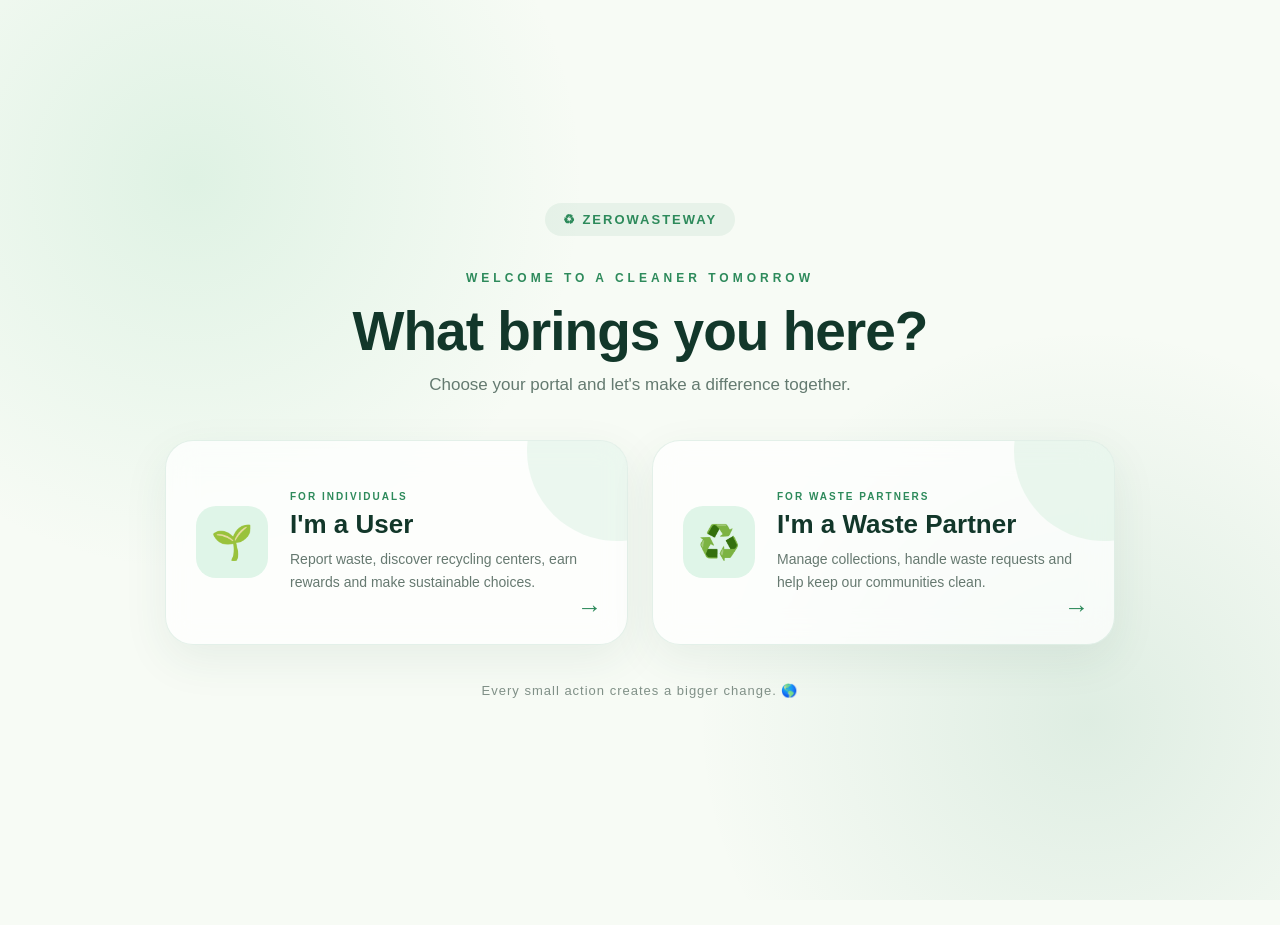
<file: frontend/index.html>
<!DOCTYPE html>
<html lang="en">
<head>
    <meta charset="UTF-8">
    <meta name="viewport" content="width=device-width, initial-scale=1.0">

    <title>ZEROWASTEWAY — Don't Trash It, Transform It</title>

    <link rel="stylesheet" href="css/start.css">
</head>

<body>

    <!-- Floating background elements -->
    <div class="eco-background">
        <span>🍃</span>
        <span>🌿</span>
        <span>♻</span>
        <span>🍃</span>
        <span>🌱</span>
        <span>♻</span>
        <span>🌿</span>
    </div>


    <!-- ================= INTRO ================= -->

    <section id="intro" class="intro-screen">

        <div class="intro-content">

            <div class="logo-icon">
                ♻
            </div>

            <h1 class="brand">
                <span>ZERO</span><span>WASTE</span><span>WAY</span>
            </h1>

            <p class="tagline">
                Don't Trash It. <span>Transform It.</span>
            </p>

            <div class="loading-line">
                <div></div>
            </div>

        </div>

    </section>


    <!-- ================= PORTAL ================= -->

    <main id="portal" class="portal-screen">

        <div class="portal-content">

            <div class="mini-logo">
                ♻ ZEROWASTEWAY
            </div>

            <p class="eyebrow">
                WELCOME TO A CLEANER TOMORROW
            </p>

            <h2>
                What brings you here?
            </h2>

            <p class="portal-description">
                Choose your portal and let's make a difference together.
            </p>


            <div class="portal-cards">

                <!-- USER -->

                <a href="pages/login.html" class="portal-card user-card">

                    <div class="card-icon">
                        🌱
                    </div>

                    <div class="card-text">
                        <span class="card-label">
                            FOR INDIVIDUALS
                        </span>

                        <h3>
                            I'm a User
                        </h3>

                        <p>
                            Report waste, discover recycling centers,
                            earn rewards and make sustainable choices.
                        </p>
                    </div>

                    <div class="arrow">
                        →
                    </div>

                </a>


                <!-- WASTE PARTNER -->

                <a href="pages/partner-login.html"
                   class="portal-card partner-card">

                    <div class="card-icon">
                        ♻️
                    </div>

                    <div class="card-text">
                        <span class="card-label">
                            FOR WASTE PARTNERS
                        </span>

                        <h3>
                            I'm a Waste Partner
                        </h3>

                        <p>
                            Manage collections, handle waste requests
                            and help keep our communities clean.
                        </p>
                    </div>

                    <div class="arrow">
                        →
                    </div>

                </a>

            </div>


            <p class="bottom-text">
                Every small action creates a bigger change.
                <span>🌎</span>
            </p>

        </div>

    </main>


    <script src="js/start.js"></script>

</body>
</html>
</file>
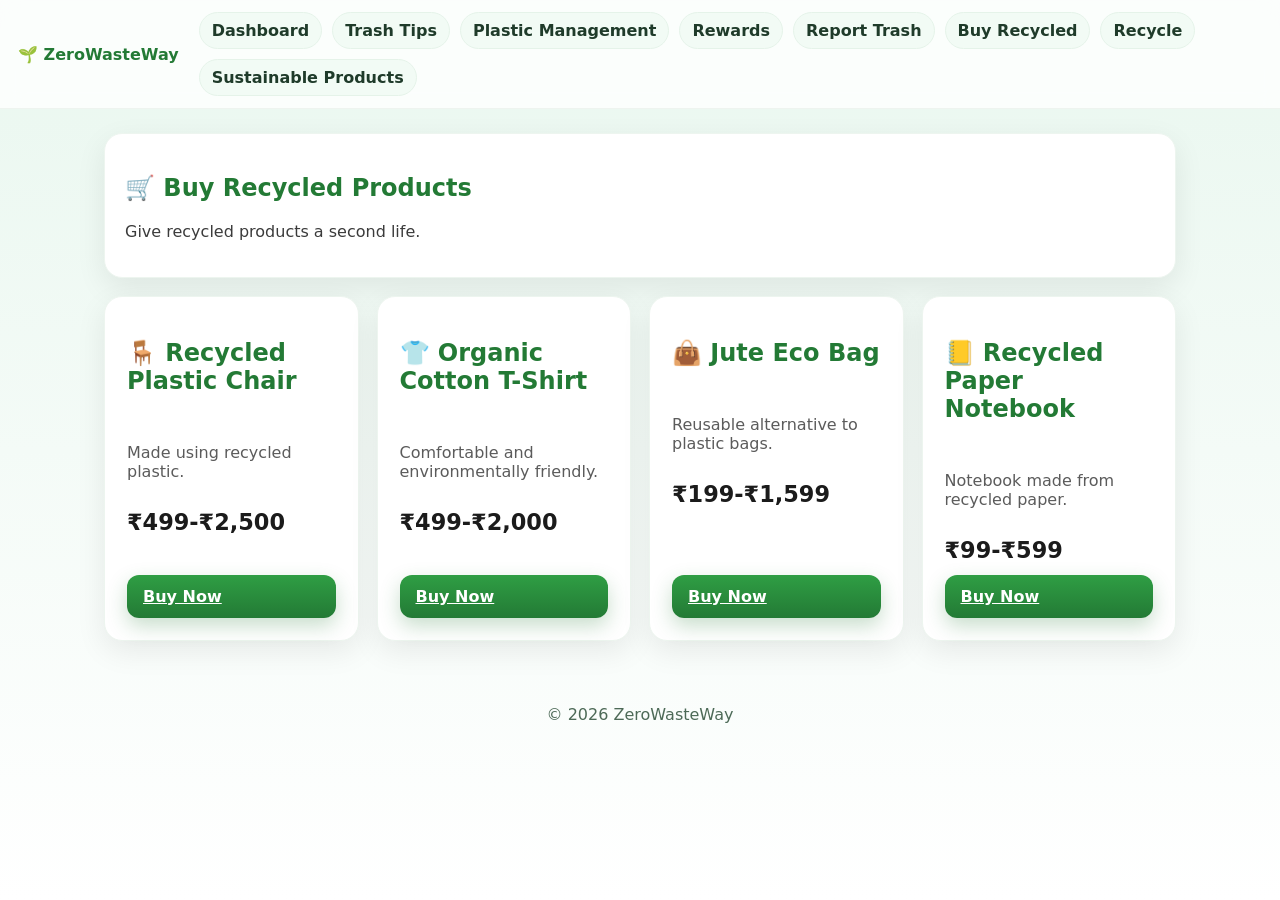
<file: frontend/pages/buy-recycled.html>
<!DOCTYPE html>
<html lang="en">
<head>
  <meta charset="utf-8">
  <meta name="viewport" content="width=device-width, initial-scale=1">

  <title>Buy Recycled — ZeroWasteWay</title>

  <link rel="stylesheet" href="../css/global.css">
  <link rel="stylesheet" href="../css/buy-recycled.css">
</head>

<body>

  <header>
    <div class="brand">🌱 ZeroWasteWay</div>

    <nav>
      <a href="dashboard.html">Dashboard</a>
      <a href="trash-tips.html">Trash Tips</a>
      <a href="plastic-management.html">Plastic Management</a>
      <a href="rewards.html">Rewards</a>
      <a href="report-trash.html">Report Trash</a>
      <a href="buy-recycled.html">Buy Recycled</a>
      <a href="recycle-centers.html">Recycle</a>
      <a href="sustainable-products.html">Sustainable Products</a>
    </nav>
  </header>

  <main class="wrap">

    <section class="card">

      <h1>🛒 Buy Recycled Products</h1>

      <p>
        Give recycled products a second life.
      </p>

    </section>

    <section class="products-grid">

      <div class="product-card">
        <h2>🪑 Recycled Plastic Chair</h2>
        <p>Made using recycled plastic.</p>
        <strong>₹499-₹2,500</strong>
        <a href="https://www.amazon.in/s?k=recycled+plastic+chair"
   target="_blank"
   rel="noopener noreferrer"
   class="btn">Buy Now</a>
      </div>

      <div class="product-card">
        <h2>👕 Organic Cotton T-Shirt</h2>
        <p>Comfortable and environmentally friendly.</p>
        <strong>₹499-₹2,000</strong>
        <a href="https://www.amazon.in/s?k=organic+cotton+t-shirt"
   target="_blank"
   rel="noopener noreferrer"
   class="btn">Buy Now</a>
      </div>

      <div class="product-card">
        <h2>👜 Jute Eco Bag</h2>
        <p>Reusable alternative to plastic bags.</p>
        <strong>₹199-₹1,599</strong>
        <a href="https://www.amazon.in/s?k=jute+eco+bag"
   target="_blank"
   rel="noopener noreferrer"
   class="btn">Buy Now</a>
      </div>

      <div class="product-card">
        <h2>📒 Recycled Paper Notebook</h2>
        <p>Notebook made from recycled paper.</p>
        <strong>₹99-₹599</strong>
       <a href="https://www.amazon.in/s?k=recycled+paper+notebook"
   target="_blank"
   rel="noopener noreferrer"
   class="btn">Buy Now</a>
      </div>

    </section>

  </main>

  <footer>
    © 2026 ZeroWasteWay
  </footer>

  <script src="../js/buy-recycled.js"></script>

</body>
</html>
</file>
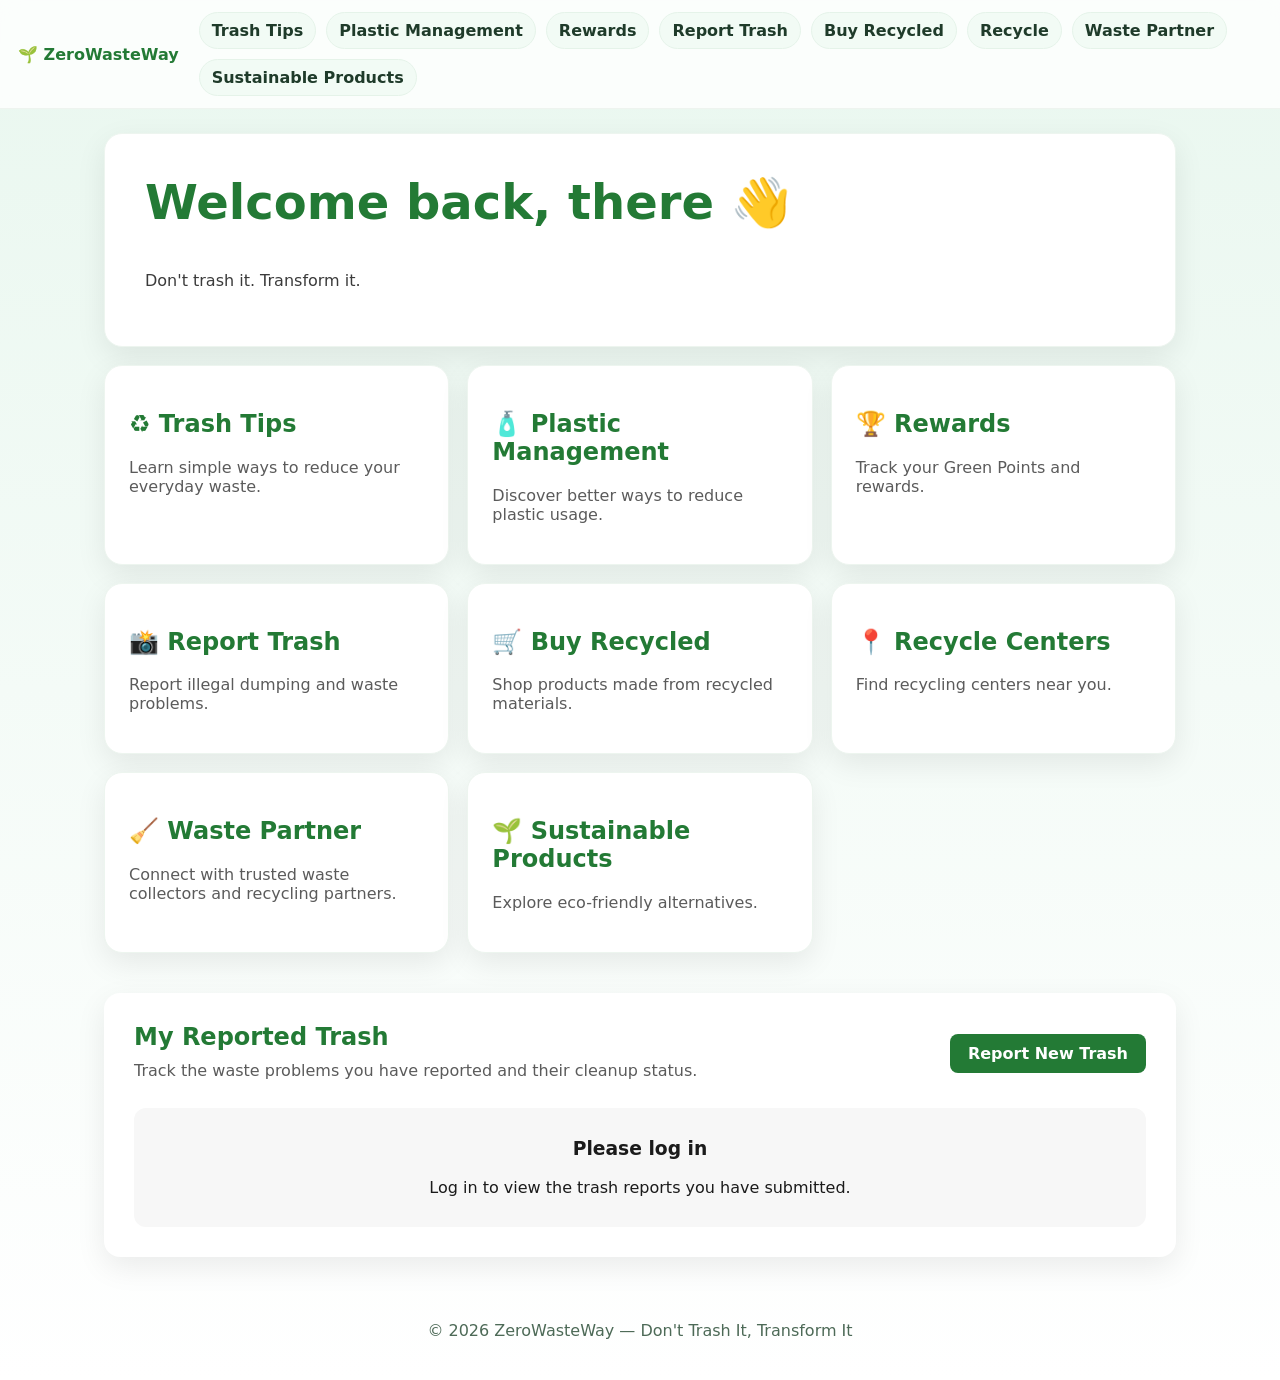
<file: frontend/pages/dashboard.html>
<!DOCTYPE html>
<html lang="en">
<head>
  <meta charset="utf-8">
  <meta name="viewport" content="width=device-width, initial-scale=1">

  <title>Dashboard — ZeroWasteWay</title>

  <link rel="stylesheet" href="../css/global.css">
  <link rel="stylesheet" href="../css/dashboard.css">
</head>

<body>

  <header>

    <div class="brand">
      🌱 ZeroWasteWay
    </div>

    <nav>

      <a href="trash-tips.html">
        Trash Tips
      </a>

      <a href="plastic-management.html">
        Plastic Management
      </a>

      <a href="rewards.html">
        Rewards
      </a>

      <a href="report-trash.html">
        Report Trash
      </a>

      <a href="buy-recycled.html">
        Buy Recycled
      </a>

      <a href="recycle-centers.html">
        Recycle
      </a>

      <a href="waste-partner.html">
        Waste Partner
      </a>

      <a href="sustainable-products.html">
        Sustainable Products
      </a>

    </nav>

  </header>


  <main class="wrap">

    <!-- DASHBOARD HERO -->

    <section class="card dashboard-hero">

      <h1>
        Welcome back,
        <span id="userName">there</span>
        👋
      </h1>

      <p>
        Don't trash it. Transform it.
      </p>

    </section>


    <!-- DASHBOARD CARDS -->

    <section class="dashboard-grid">

      <a href="trash-tips.html" class="dashboard-card">

        <h2>
          ♻ Trash Tips
        </h2>

        <p>
          Learn simple ways to reduce your everyday waste.
        </p>

      </a>


      <a href="plastic-management.html" class="dashboard-card">

        <h2>
          🧴 Plastic Management
        </h2>

        <p>
          Discover better ways to reduce plastic usage.
        </p>

      </a>


      <a href="rewards.html" class="dashboard-card">

        <h2>
          🏆 Rewards
        </h2>

        <p>
          Track your Green Points and rewards.
        </p>

      </a>


      <a href="report-trash.html" class="dashboard-card">

        <h2>
          📸 Report Trash
        </h2>

        <p>
          Report illegal dumping and waste problems.
        </p>

      </a>


      <a href="buy-recycled.html" class="dashboard-card">

        <h2>
          🛒 Buy Recycled
        </h2>

        <p>
          Shop products made from recycled materials.
        </p>

      </a>


      <a href="recycle-centers.html" class="dashboard-card">

        <h2>
          📍 Recycle Centers
        </h2>

        <p>
          Find recycling centers near you.
        </p>

      </a>


      <a href="waste-partner.html" class="dashboard-card">

        <h2>
          🧹 Waste Partner
        </h2>

        <p>
          Connect with trusted waste collectors and recycling partners.
        </p>

      </a>


      <a href="sustainable-products.html" class="dashboard-card">

        <h2>
          🌱 Sustainable Products
        </h2>

        <p>
          Explore eco-friendly alternatives.
        </p>

      </a>

    </section>


    <!-- MY REPORTED TRASH -->

    <section class="my-reports-section">

      <div class="my-reports-header">

        <div>

          <h2>
            My Reported Trash
          </h2>

          <p>
            Track the waste problems you have reported and their cleanup status.
          </p>

        </div>


        <a
          href="report-trash.html"
          class="report-trash-btn"
        >
          Report New Trash
        </a>

      </div>


      <div id="myReportsContainer">

        <div class="loading-reports">

          <p>
            Loading your reports...
          </p>

        </div>

      </div>

    </section>

  </main>


  <footer>

    © 2026 ZeroWasteWay — Don't Trash It, Transform It

  </footer>


  <script src="../js/dashboard.js"></script>

</body>
</html>
</file>
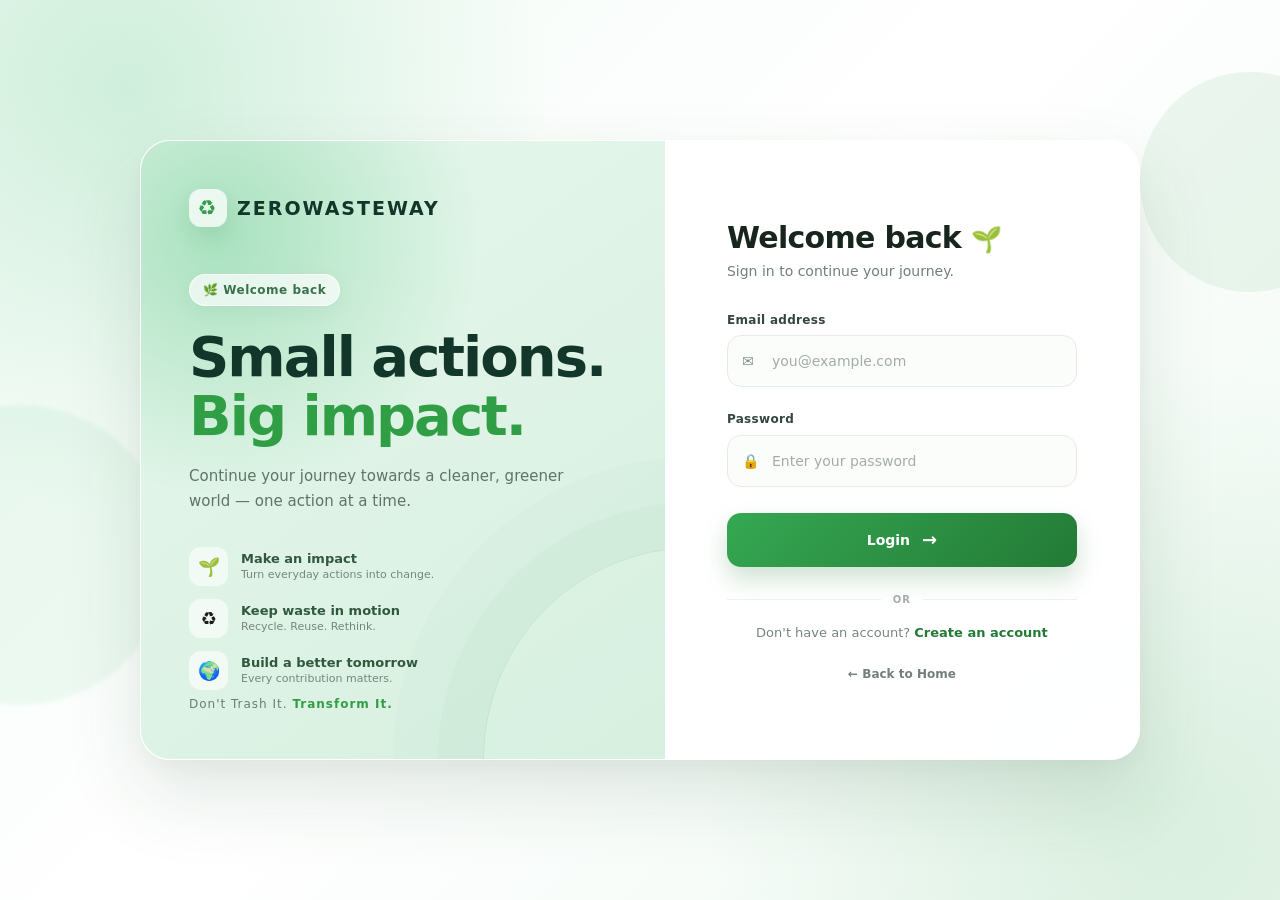
<file: frontend/pages/login.html>
<!DOCTYPE html>
<html lang="en">
<head>
    <meta charset="UTF-8">
    <meta name="viewport" content="width=device-width, initial-scale=1.0">

    <title>Login | ZeroWasteWay</title>

    <link rel="stylesheet" href="../css/global.css">
    <link rel="stylesheet" href="../css/auth.css">
</head>

<body>

    <main class="auth-container">

        <div class="auth-card">

            <!-- LEFT SIDE -->
            <section class="auth-visual">

                <a href="../index.html" class="brand">
                    <span class="brand-mark">♻</span>
                    <span>ZEROWASTEWAY</span>
                </a>

                <div class="visual-content">

                    <span class="welcome-pill">
                        🌿 Welcome back
                    </span>

                    <h1>
                        Small actions.<br>
                        <span>Big impact.</span>
                    </h1>

                    <p>
                        Continue your journey towards a cleaner,
                        greener world — one action at a time.
                    </p>

                    <div class="eco-points">

                        <div>
                            <span>🌱</span>
                            <p>
                                <strong>Make an impact</strong>
                                <small>Turn everyday actions into change.</small>
                            </p>
                        </div>

                        <div>
                            <span>♻️</span>
                            <p>
                                <strong>Keep waste in motion</strong>
                                <small>Recycle. Reuse. Rethink.</small>
                            </p>
                        </div>

                        <div>
                            <span>🌍</span>
                            <p>
                                <strong>Build a better tomorrow</strong>
                                <small>Every contribution matters.</small>
                            </p>
                        </div>

                    </div>

                </div>

                <p class="visual-footer">
                    Don't Trash It. <strong>Transform It.</strong>
                </p>

            </section>


            <!-- RIGHT SIDE -->
            <section class="auth-form-section">

                <div class="form-header">

                    <span class="mobile-logo">
                        ♻ ZEROWASTEWAY
                    </span>

                    <h2>Welcome back <span>🌱</span></h2>

                    <p>
                        Sign in to continue your journey.
                    </p>

                </div>


                <form id="loginForm">

                    <div class="form-group">

                        <label for="email">
                            Email address
                        </label>

                        <div class="input-wrapper">
                            <span class="input-icon">✉</span>

                            <input
    type="email"
    id="email"
    name="email"
    placeholder="you@example.com"
    autocomplete="email"
    required
>
                        </div>

                    </div>


                    <div class="form-group">

                        <div class="label-row">
                            <label for="password">
                                Password
                            </label>
                        </div>

                        <div class="input-wrapper">
                            <span class="input-icon">🔒</span>

                           <input
    type="password"
    id="password"
    name="password"
    placeholder="Enter your password"
    autocomplete="current-password"
    required
>
                        </div>

                    </div>


                    <button
                        type="submit"
                        class="login-btn"
                    >
                        <span>Login</span>
                        <span class="btn-arrow">→</span>
                    </button>

                </form>


                <div class="divider">
                    <span>OR</span>
                </div>


                <p class="switch-auth">
                    Don't have an account?
                    <a href="signup.html">Create an account</a>
                </p>


                <a
                    href="../index.html"
                    class="back-home"
                >
                    ← Back to Home
                </a>

            </section>

        </div>

    </main>


    <script src="../js/auth.js"></script>

</body>
</html>
</file>
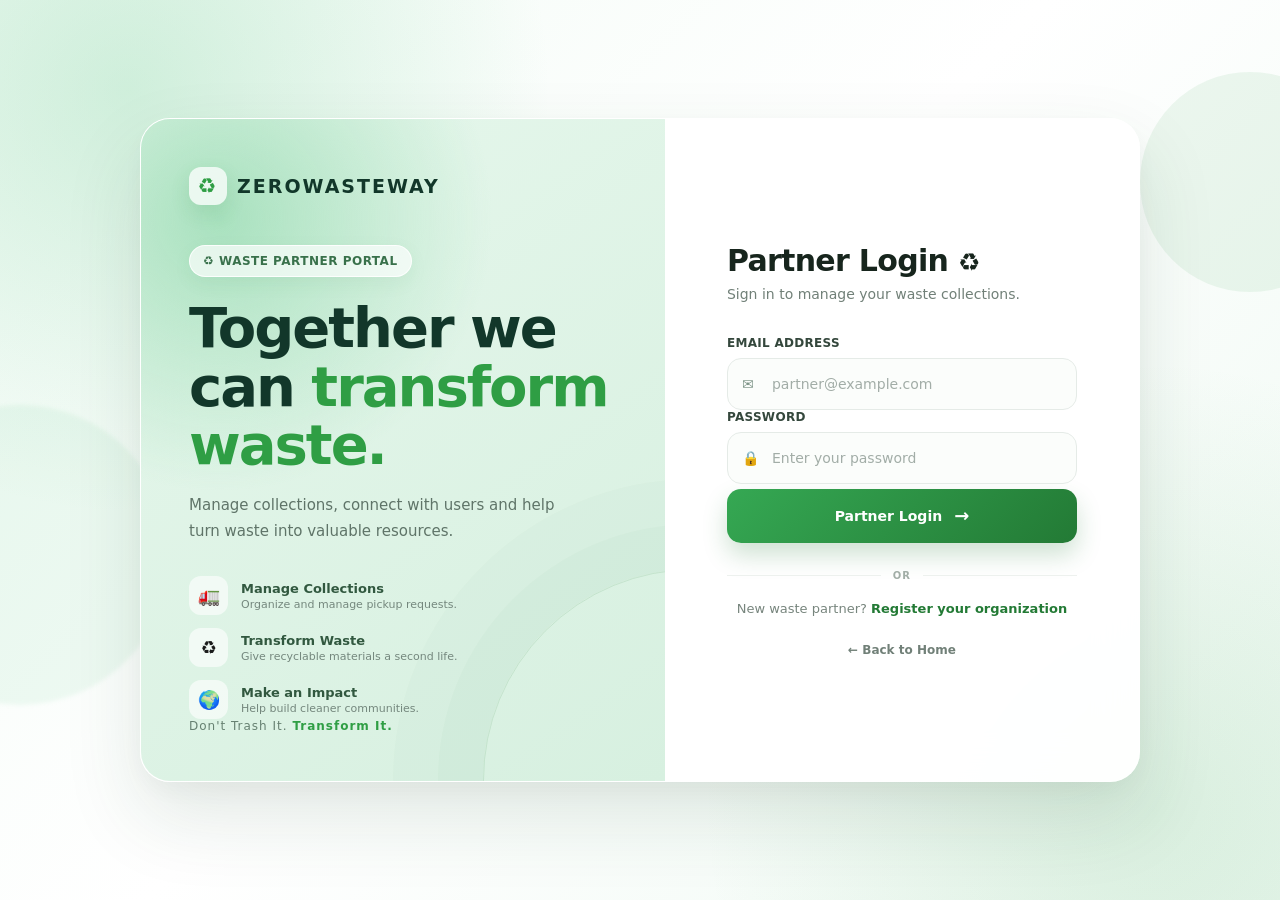
<file: frontend/pages/partner-login.html>
<!DOCTYPE html>
<html lang="en">
<head>
    <meta charset="UTF-8">
    <meta name="viewport" content="width=device-width, initial-scale=1.0">

    <title>Partner Login | ZeroWasteWay</title>

    <link rel="stylesheet" href="../css/global.css">
    <link rel="stylesheet" href="../css/auth.css">
</head>

<body>

<main class="auth-container">

    <div class="auth-card">

        <!-- LEFT SIDE -->

        <section class="auth-visual">

            <a href="../index.html" class="brand">
                <span class="brand-mark">♻</span>
                <span>ZEROWASTEWAY</span>
            </a>

            <div class="visual-content">

                <span class="welcome-pill">
                    ♻️ WASTE PARTNER PORTAL
                </span>

                <h1>
                    Together we can
                    <span>transform waste.</span>
                </h1>

                <p>
                    Manage collections, connect with users and help
                    turn waste into valuable resources.
                </p>

                <div class="eco-points">

                    <div>
                        <span>🚛</span>

                        <p>
                            <strong>Manage Collections</strong>
                            <small>
                                Organize and manage pickup requests.
                            </small>
                        </p>
                    </div>

                    <div>
                        <span>♻️</span>

                        <p>
                            <strong>Transform Waste</strong>
                            <small>
                                Give recyclable materials a second life.
                            </small>
                        </p>
                    </div>

                    <div>
                        <span>🌍</span>

                        <p>
                            <strong>Make an Impact</strong>
                            <small>
                                Help build cleaner communities.
                            </small>
                        </p>
                    </div>

                </div>

            </div>

            <p class="visual-footer">
                Don't Trash It. <strong>Transform It.</strong>
            </p>

        </section>


        <!-- RIGHT SIDE -->

        <section class="auth-form-section">

            <div class="form-header">

                <span class="mobile-logo">
                    ♻ ZEROWASTEWAY
                </span>

                <h2>
                    Partner Login <span>♻️</span>
                </h2>

                <p>
                    Sign in to manage your waste collections.
                </p>

            </div>


            <form id="partnerLoginForm">

                <div class="form-group">

                    <label for="partnerEmail">
                        EMAIL ADDRESS
                    </label>

                    <div class="input-wrapper">

                        <span class="input-icon">
                            ✉
                        </span>

                        <input
                            type="email"
                            id="partnerEmail"
                            name="email"
                            placeholder="partner@example.com"
                            autocomplete="email"
                            required
                        >

                    </div>

                </div>


                <div class="form-group">

                    <label for="partnerPassword">
                        PASSWORD
                    </label>

                    <div class="input-wrapper">

                        <span class="input-icon">
                            🔒
                        </span>

                        <input
                            type="password"
                            id="partnerPassword"
                            name="password"
                            placeholder="Enter your password"
                            autocomplete="current-password"
                            required
                        >

                    </div>

                </div>


                <button
                    type="submit"
                    class="login-btn"
                >

                    <span>
                        Partner Login
                    </span>

                    <span class="btn-arrow">
                        →
                    </span>

                </button>

            </form>


            <div class="divider">
                <span>OR</span>
            </div>


            <p class="switch-auth">
                New waste partner?
                <a href="partner-signup.html">
                    Register your organization
                </a>
            </p>


            <a href="../index.html" class="back-home">
                ← Back to Home
            </a>

        </section>

    </div>

</main>


<script src="../js/auth.js"></script>

</body>
</html>
</file>
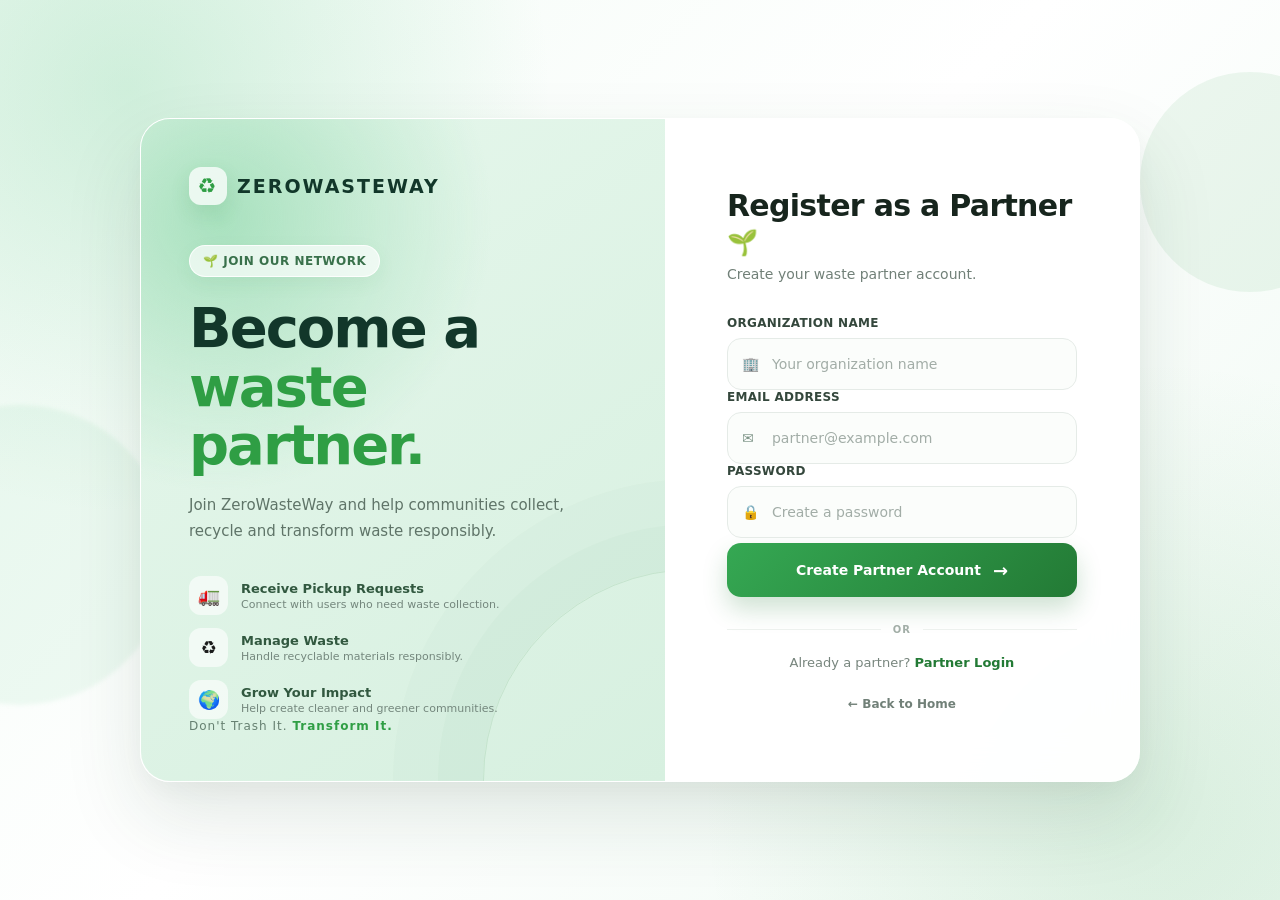
<file: frontend/pages/partner-signup.html>
<!DOCTYPE html>
<html lang="en">
<head>
    <meta charset="UTF-8">
    <meta name="viewport" content="width=device-width, initial-scale=1.0">

    <title>Partner Registration | ZeroWasteWay</title>

    <link rel="stylesheet" href="../css/global.css">
    <link rel="stylesheet" href="../css/auth.css">
</head>

<body>

<main class="auth-container">

    <div class="auth-card">

        <!-- LEFT SIDE -->

        <section class="auth-visual">

            <a href="../index.html" class="brand">
                <span class="brand-mark">♻</span>
                <span>ZEROWASTEWAY</span>
            </a>

            <div class="visual-content">

                <span class="welcome-pill">
                    🌱 JOIN OUR NETWORK
                </span>

                <h1>
                    Become a
                    <span>waste partner.</span>
                </h1>

                <p>
                    Join ZeroWasteWay and help communities collect,
                    recycle and transform waste responsibly.
                </p>

                <div class="eco-points">

                    <div>
                        <span>🚛</span>
                        <p>
                            <strong>Receive Pickup Requests</strong>
                            <small>
                                Connect with users who need waste collection.
                            </small>
                        </p>
                    </div>

                    <div>
                        <span>♻️</span>
                        <p>
                            <strong>Manage Waste</strong>
                            <small>
                                Handle recyclable materials responsibly.
                            </small>
                        </p>
                    </div>

                    <div>
                        <span>🌍</span>
                        <p>
                            <strong>Grow Your Impact</strong>
                            <small>
                                Help create cleaner and greener communities.
                            </small>
                        </p>
                    </div>

                </div>

            </div>

            <p class="visual-footer">
                Don't Trash It. <strong>Transform It.</strong>
            </p>

        </section>


        <!-- RIGHT SIDE -->

        <section class="auth-form-section">

            <div class="form-header">

                <span class="mobile-logo">
                    ♻ ZEROWASTEWAY
                </span>

                <h2>
                    Register as a Partner <span>🌱</span>
                </h2>

                <p>
                    Create your waste partner account.
                </p>

            </div>


            <form id="partnerSignupForm">

                <div class="form-group">

                    <label for="partnerName">
                        ORGANIZATION NAME
                    </label>

                    <div class="input-wrapper">

                        <span class="input-icon">
                            🏢
                        </span>

                        <input
                            type="text"
                            id="partnerName"
                            name="partnerName"
                            placeholder="Your organization name"
                            required
                        >

                    </div>

                </div>


                <div class="form-group">

                    <label for="partnerSignupEmail">
                        EMAIL ADDRESS
                    </label>

                    <div class="input-wrapper">

                        <span class="input-icon">
                            ✉
                        </span>

                        <input
                            type="email"
                            id="partnerSignupEmail"
                            name="email"
                            placeholder="partner@example.com"
                            autocomplete="email"
                            required
                        >

                    </div>

                </div>


                <div class="form-group">

                    <label for="partnerSignupPassword">
                        PASSWORD
                    </label>

                    <div class="input-wrapper">

                        <span class="input-icon">
                            🔒
                        </span>

                        <input
                            type="password"
                            id="partnerSignupPassword"
                            name="password"
                            placeholder="Create a password"
                            minlength="8"
                            autocomplete="new-password"
                            required
                        >

                    </div>

                </div>


                <button
                    type="submit"
                    class="login-btn"
                >

                    <span>
                        Create Partner Account
                    </span>

                    <span class="btn-arrow">
                        →
                    </span>

                </button>

            </form>


            <div class="divider">
                <span>OR</span>
            </div>


            <p class="switch-auth">
                Already a partner?
                <a href="partner-login.html">
                    Partner Login
                </a>
            </p>


            <a href="../index.html" class="back-home">
                ← Back to Home
            </a>

        </section>

    </div>

</main>


<script src="../js/auth.js"></script>

</body>
</html>
</file>
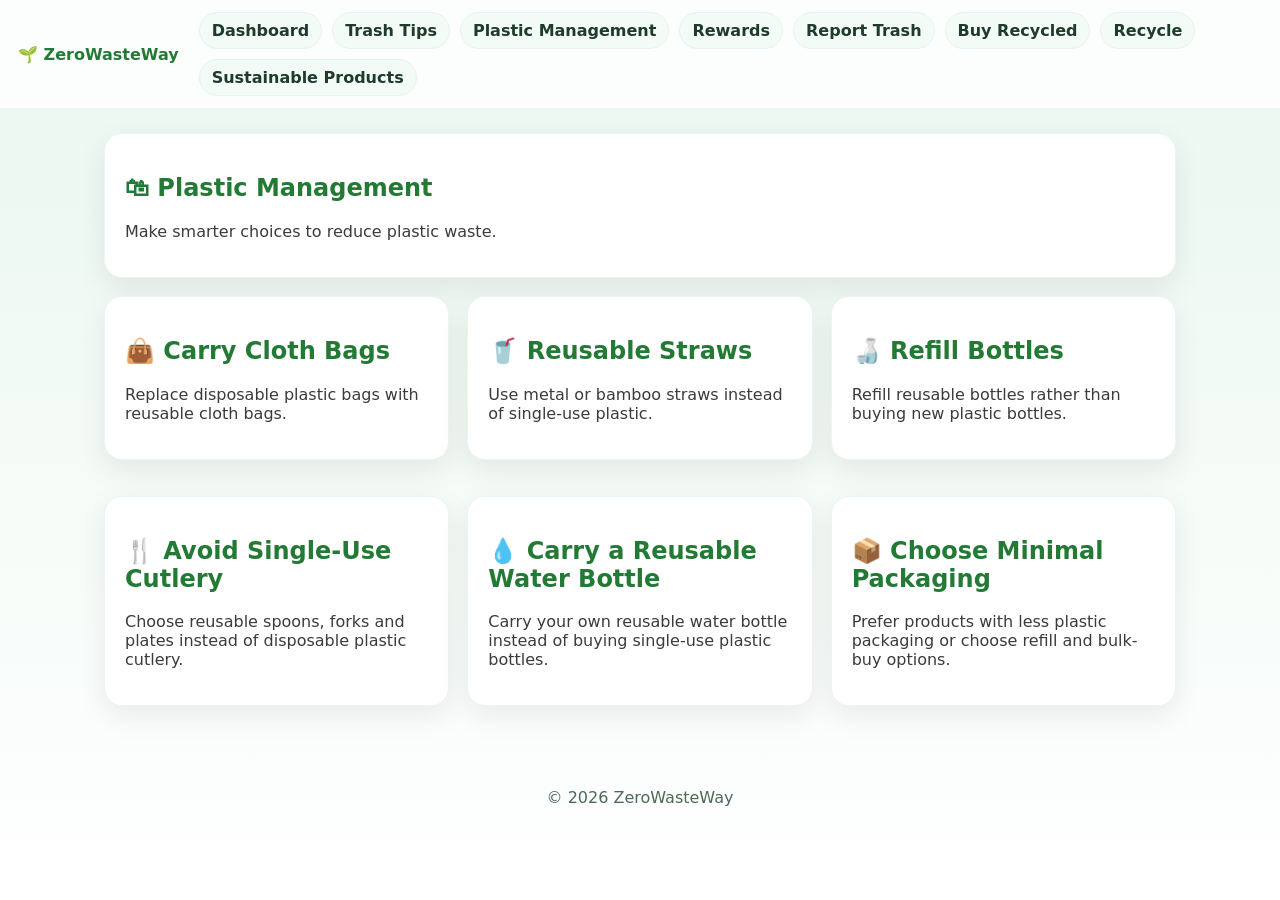
<file: frontend/pages/plastic-management.html>
<!DOCTYPE html>
<html lang="en">
<head>
  <meta charset="utf-8">
  <meta name="viewport" content="width=device-width, initial-scale=1">

  <title>Plastic Management — ZeroWasteWay</title>

  <link rel="stylesheet" href="../css/global.css">
  <link rel="stylesheet" href="../css/plastic-management.css">
</head>

<body>

  <header>
    <div class="brand">🌱 ZeroWasteWay</div>

    <nav>
      <a href="dashboard.html">Dashboard</a>
      <a href="trash-tips.html">Trash Tips</a>
      <a href="plastic-management.html">Plastic Management</a>
      <a href="rewards.html">Rewards</a>
      <a href="report-trash.html">Report Trash</a>
      <a href="buy-recycled.html">Buy Recycled</a>
      <a href="recycle-centers.html">Recycle</a>
      <a href="sustainable-products.html">Sustainable Products</a>
    </nav>
  </header>

  <main class="wrap">

    <section class="card">

      <h1>🛍 Plastic Management</h1>

      <p>
        Make smarter choices to reduce plastic waste.
      </p>

    </section>

    <section class="plastic-grid">

      <div class="card">
        <h2>👜 Carry Cloth Bags</h2>
        <p>
          Replace disposable plastic bags with reusable cloth bags.
        </p>
      </div>

      <div class="card">
        <h2>🥤 Reusable Straws</h2>
        <p>
          Use metal or bamboo straws instead of single-use plastic.
        </p>
      </div>

      <div class="card">
        <h2>🍶 Refill Bottles</h2>
        <p>
          Refill reusable bottles rather than buying new plastic
          bottles.
        </p>
      </div>
           

      <div class="card">
        <h2>🍴 Avoid Single-Use Cutlery</h2>
        <p>
          Choose reusable spoons, forks and plates instead of
          disposable plastic cutlery.
        </p>
      </div>

      <div class="card">
        <h2>💧 Carry a Reusable Water Bottle</h2>
        <p>
          Carry your own reusable water bottle instead of buying
          single-use plastic bottles.
        </p>
      </div>

      <div class="card">
        <h2>📦 Choose Minimal Packaging</h2>
        <p>
          Prefer products with less plastic packaging or choose
          refill and bulk-buy options.
        </p>
      </div>

    </section>

    
    

  </main>

  <footer>
    © 2026 ZeroWasteWay
  </footer>

  <script src="../js/plastic-management.js"></script>

</body>
</html>
</file>
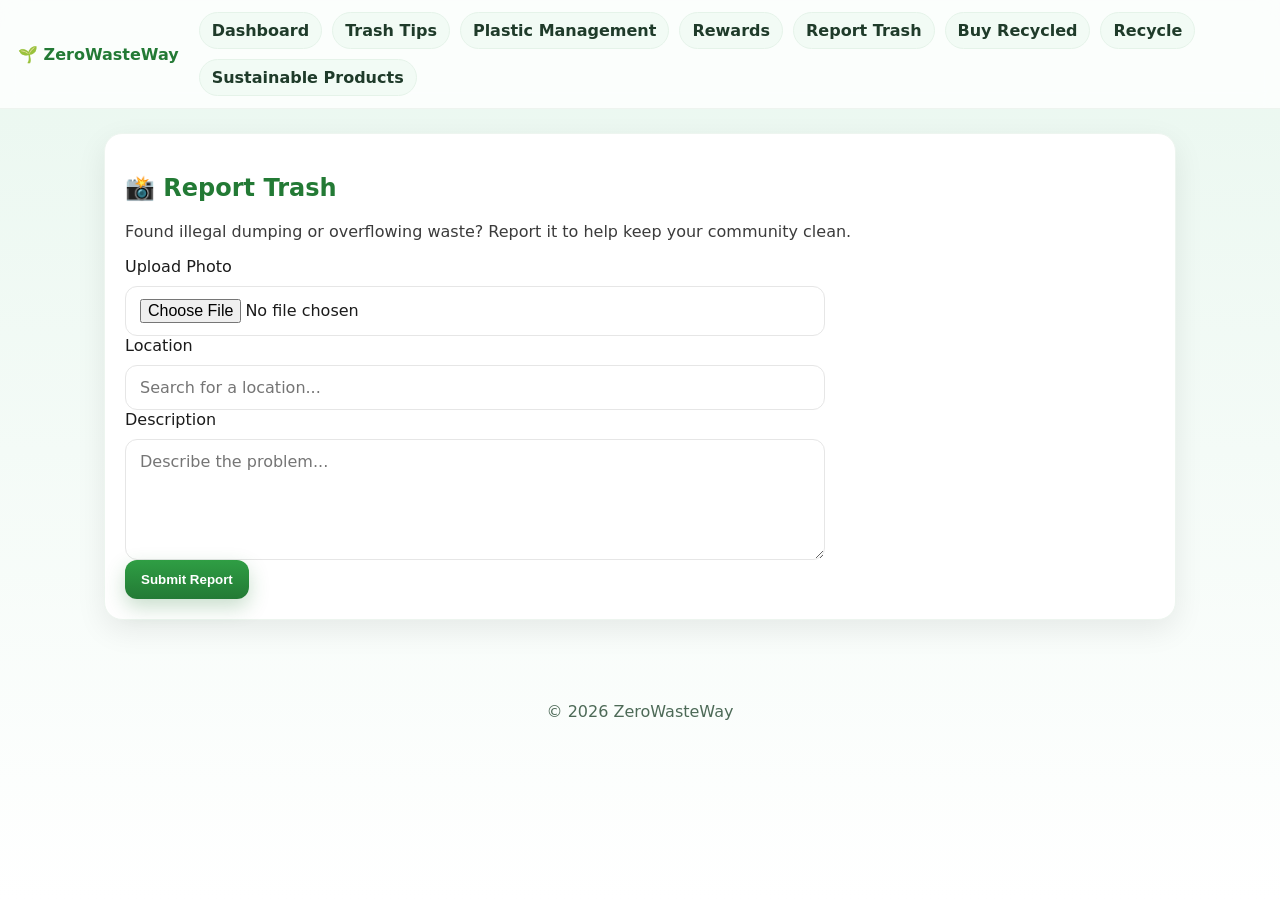
<file: frontend/pages/report-trash.html>
<!DOCTYPE html>
<html lang="en">

<head>
  <meta charset="utf-8">
  <meta name="viewport" content="width=device-width, initial-scale=1">

  <title>Report Trash — ZeroWasteWay</title>

  <link rel="stylesheet" href="../css/global.css">
  <link rel="stylesheet" href="../css/report-trash.css">
</head>

<body>

  <header>
    <div class="brand">🌱 ZeroWasteWay</div>

    <nav>
      <a href="dashboard.html">Dashboard</a>
      <a href="trash-tips.html">Trash Tips</a>
      <a href="plastic-management.html">Plastic Management</a>
      <a href="rewards.html">Rewards</a>
      <a href="report-trash.html">Report Trash</a>
      <a href="buy-recycled.html">Buy Recycled</a>
      <a href="recycle-centers.html">Recycle</a>
      <a href="sustainable-products.html">Sustainable Products</a>
    </nav>
  </header>


  <main class="wrap">

    <section class="card">

      <h1>📸 Report Trash</h1>

      <p>
        Found illegal dumping or overflowing waste?
        Report it to help keep your community clean.
      </p>


      <form id="trashReportForm" enctype="multipart/form-data">

        <!-- ========================= -->
        <!-- UPLOAD PHOTO -->
        <!-- ========================= -->

        <div class="row">

          <label for="trashPhoto">
            Upload Photo
          </label>

          <input
            type="file"
            id="trashPhoto"
            name="before_photo"
            accept="image/*"
            required
          >

        </div>


        <!-- ========================= -->
        <!-- LOCATION -->
        <!-- ========================= -->

        <div class="row">

          <label for="locationInput">
            Location
          </label>

          <input
            type="text"
            id="locationInput"
            name="location"
            placeholder="Search for a location..."
            autocomplete="off"
            required
          >

          <!--
            Autocomplete suggestions will be
            inserted here by report-trash.js
          -->

          <div id="locationSuggestions"></div>

        </div>


        <!-- ========================= -->
        <!-- DESCRIPTION -->
        <!-- ========================= -->

        <div class="row">

          <label for="description">
            Description
          </label>

          <textarea
            id="description"
            name="description"
            placeholder="Describe the problem..."
            rows="5"
            required
          ></textarea>

        </div>


        <!-- ========================= -->
        <!-- SUBMIT -->
        <!-- ========================= -->

        <button
          class="btn"
          type="submit"
        >
          Submit Report
        </button>

      </form>

    </section>

  </main>


  <footer>
    © 2026 ZeroWasteWay
  </footer>


  <script src="../js/report-trash.js"></script>

</body>

</html>
</file>
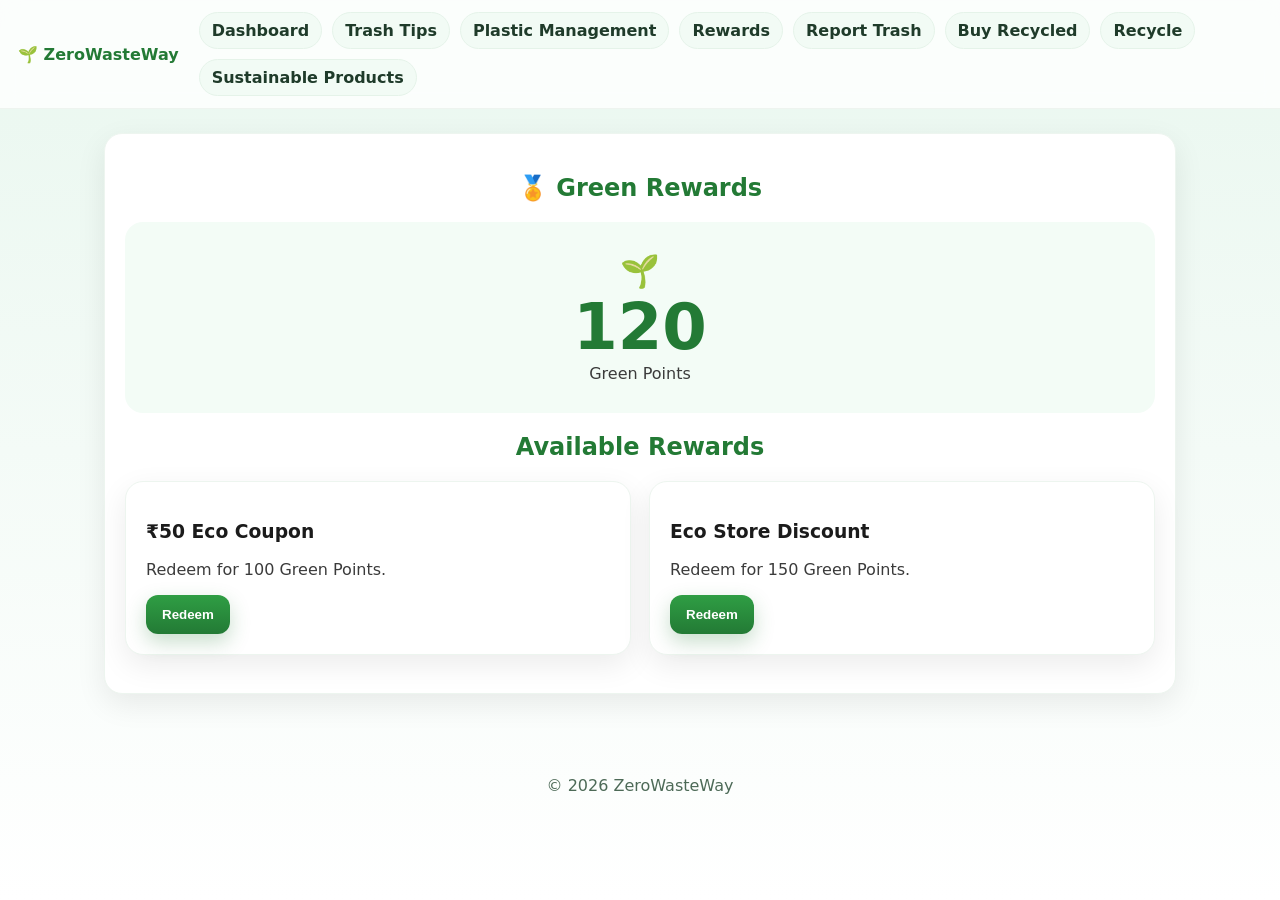
<file: frontend/pages/rewards.html>
<!DOCTYPE html>
<html lang="en">
<head>
  <meta charset="utf-8">
  <meta name="viewport" content="width=device-width, initial-scale=1">

  <title>Rewards — ZeroWasteWay</title>

  <link rel="stylesheet" href="../css/global.css">
  <link rel="stylesheet" href="../css/rewards.css">
</head>

<body>

  <header>
    <div class="brand">🌱 ZeroWasteWay</div>

    <nav>
      <a href="dashboard.html">Dashboard</a>
      <a href="trash-tips.html">Trash Tips</a>
      <a href="plastic-management.html">Plastic Management</a>
      <a href="rewards.html">Rewards</a>
      <a href="report-trash.html">Report Trash</a>
      <a href="buy-recycled.html">Buy Recycled</a>
      <a href="recycle-centers.html">Recycle</a>
      <a href="sustainable-products.html">Sustainable Products</a>
    </nav>
  </header>

  <main class="wrap">

    <section class="card rewards-card">

      <h1>🏅 Green Rewards</h1>

      <div class="points-display">
        <span>🌱</span>
        <strong>120</strong>
        <p>Green Points</p>
      </div>

      <h2>Available Rewards</h2>

      <div class="reward-list">

        <div class="card">
          <h3>₹50 Eco Coupon</h3>
          <p>Redeem for 100 Green Points.</p>
          <button class="btn">Redeem</button>
        </div>

        <div class="card">
          <h3>Eco Store Discount</h3>
          <p>Redeem for 150 Green Points.</p>
          <button class="btn">Redeem</button>
        </div>

      </div>

    </section>

  </main>

  <footer>
    © 2026 ZeroWasteWay
  </footer>

  <script src="../js/rewards.js"></script>

</body>
</html>
</file>
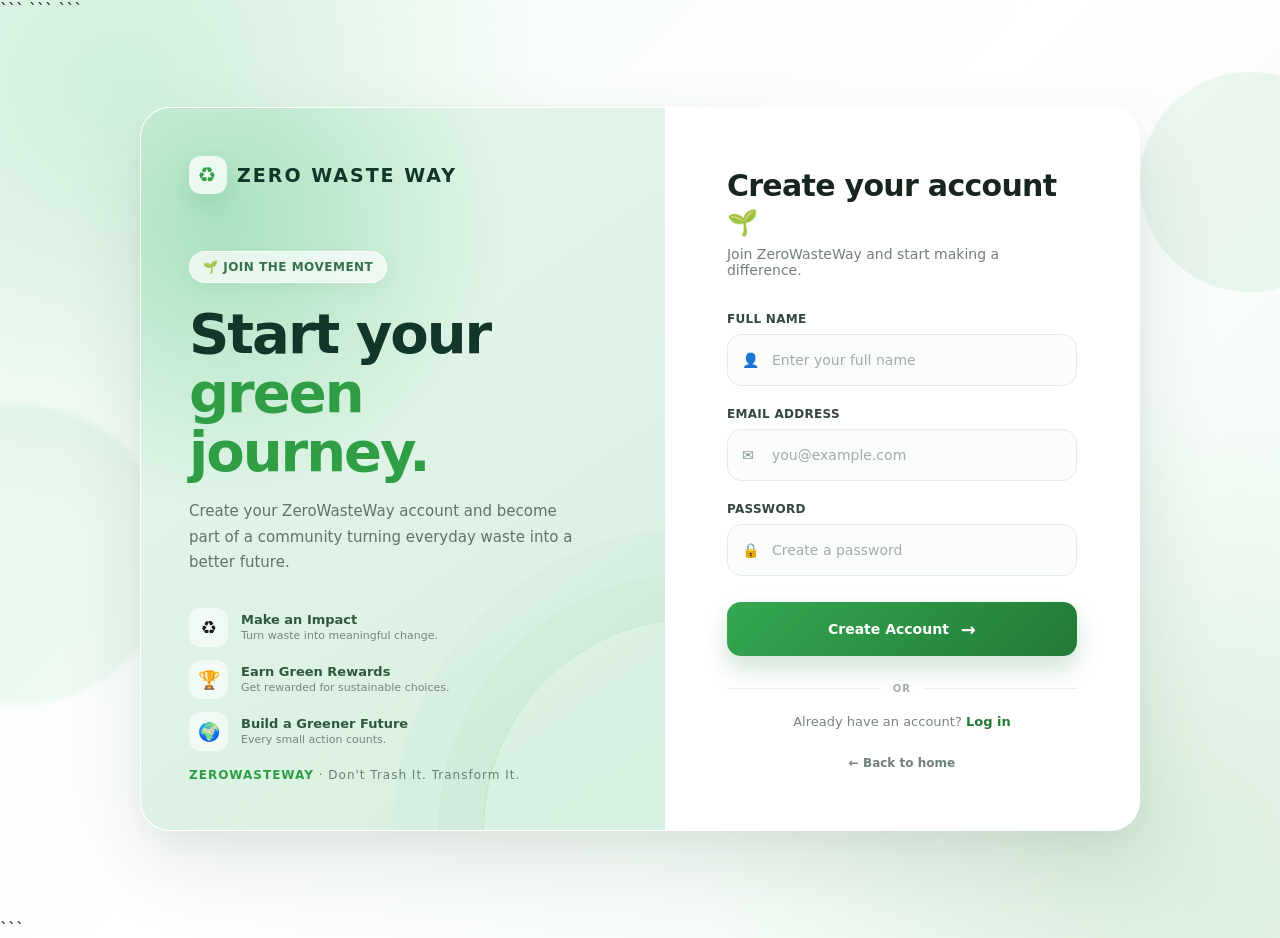
<file: frontend/pages/signup.html>
<!DOCTYPE html>

<html lang="en">
<head>
    <meta charset="UTF-8">
    <meta name="viewport" content="width=device-width, initial-scale=1.0">

```
<title>Sign Up | ZeroWasteWay</title>

<link rel="stylesheet" href="../css/global.css">
<link rel="stylesheet" href="../css/auth.css">
```

</head>

<body>

```
<main class="auth-container">

    <div class="auth-card">

        <!-- =========================================
             LEFT VISUAL SECTION
             ========================================= -->

        <section class="auth-visual">

            <a href="../index.html" class="brand">
                <span class="brand-mark">♻</span>
                ZERO WASTE WAY
            </a>

            <div class="visual-content">

                <div class="welcome-pill">
                    🌱 JOIN THE MOVEMENT
                </div>

                <h1>
                    Start your
                    <span>green journey.</span>
                </h1>

                <p>
                    Create your ZeroWasteWay account and become
                    part of a community turning everyday waste
                    into a better future.
                </p>

                <div class="eco-points">

                    <div>
                        <span>♻️</span>

                        <p>
                            <strong>Make an Impact</strong>
                            <small>Turn waste into meaningful change.</small>
                        </p>
                    </div>

                    <div>
                        <span>🏆</span>

                        <p>
                            <strong>Earn Green Rewards</strong>
                            <small>Get rewarded for sustainable choices.</small>
                        </p>
                    </div>

                    <div>
                        <span>🌍</span>

                        <p>
                            <strong>Build a Greener Future</strong>
                            <small>Every small action counts.</small>
                        </p>
                    </div>

                </div>

            </div>

            <p class="visual-footer">
                <strong>ZEROWASTEWAY</strong> · Don't Trash It. Transform It.
            </p>

        </section>


        <!-- =========================================
             RIGHT FORM SECTION
             ========================================= -->

        <section class="auth-form-section">

            <div class="mobile-logo">
                ♻ ZERO WASTE WAY
            </div>

            <div class="form-header">

                <h2>
                    Create your account <span>🌱</span>
                </h2>

                <p>
                    Join ZeroWasteWay and start making a difference.
                </p>

            </div>


            <form id="signupForm">

                <!-- FULL NAME -->

                <div class="form-group">

                    <label for="fullname">
                        FULL NAME
                    </label>

                    <div class="input-wrapper">

                        <span class="input-icon">👤</span>

                        <input
                            id="fullname"
                            name="fullname"
                            type="text"
                            placeholder="Enter your full name"
                            autocomplete="name"
                            required
                        >

                    </div>

                </div>


                <!-- EMAIL -->

                <div class="form-group">

                    <label for="signupEmail">
                        EMAIL ADDRESS
                    </label>

                    <div class="input-wrapper">

                        <span class="input-icon">✉</span>

                        <input
                            id="signupEmail"
                            name="email"
                            type="email"
                            placeholder="you@example.com"
                            autocomplete="email"
                            required
                        >

                    </div>

                </div>


                <!-- PASSWORD -->

                <div class="form-group">

                    <label for="signupPassword">
                        PASSWORD
                    </label>

                    <div class="input-wrapper">

                        <span class="input-icon">🔒</span>

                        <input
                            id="signupPassword"
                            name="newpass"
                            type="password"
                            placeholder="Create a password"
                            minlength="8"
                            autocomplete="new-password"
                            required
                        >

                    </div>

                </div>


                <!-- CREATE ACCOUNT -->

                <button class="login-btn" type="submit">

                    <span>Create Account</span>

                    <span class="btn-arrow">→</span>

                </button>

            </form>


            <div class="divider">
                OR
            </div>


            <p class="switch-auth">

                Already have an account?

                <a href="login.html">
                    Log in
                </a>

            </p>


            <a href="../index.html" class="back-home">
                ← Back to home
            </a>

        </section>

    </div>

</main>


<script src="../js/auth.js"></script>
```

</body>
</html>
</file>
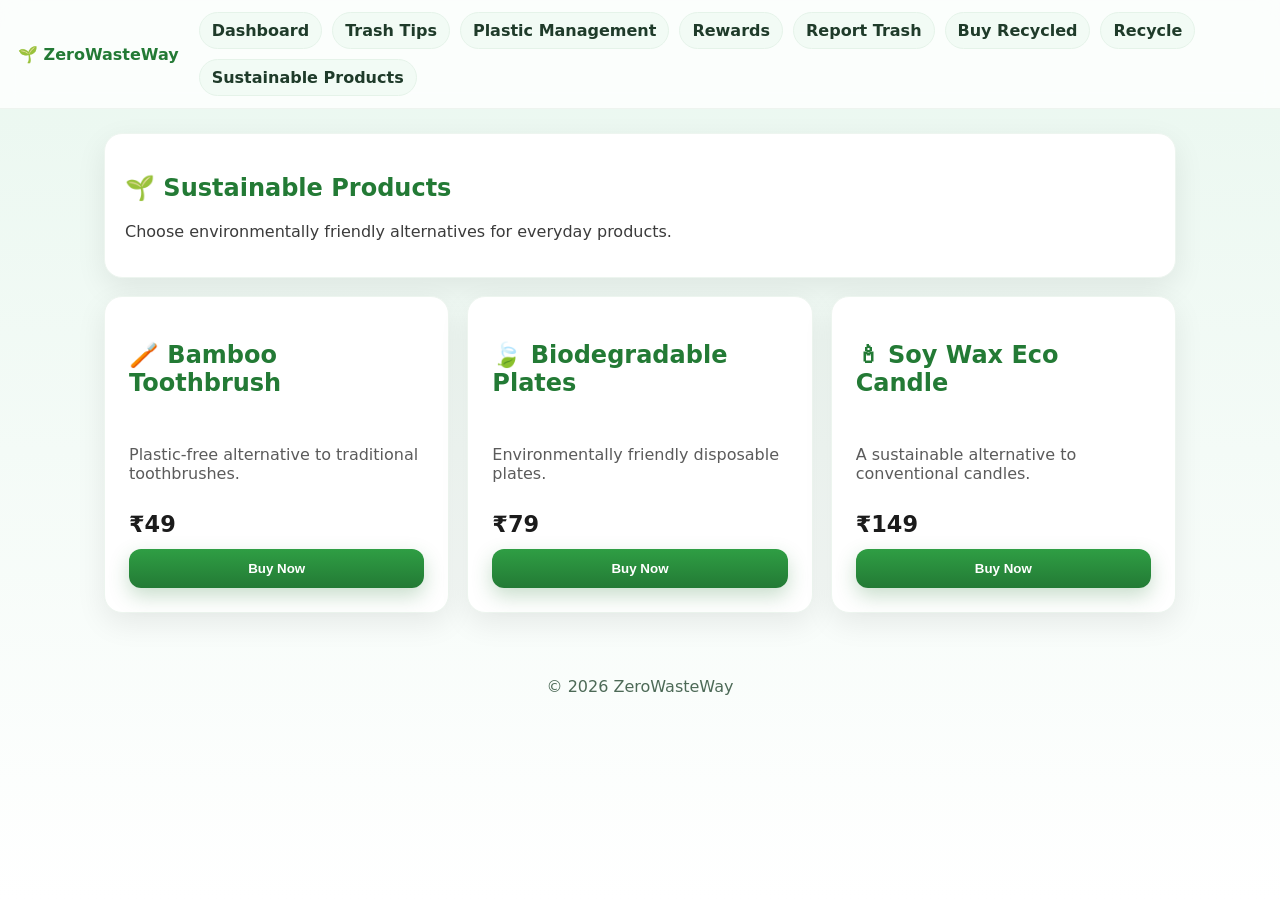
<file: frontend/pages/sustainable-products.html>
<!DOCTYPE html>
<html lang="en">
<head>
  <meta charset="utf-8">
  <meta name="viewport" content="width=device-width, initial-scale=1">

  <title>Sustainable Products — ZeroWasteWay</title>

  <link rel="stylesheet" href="../css/global.css">
  <link rel="stylesheet" href="../css/sustainable-products.css">
</head>

<body>

  <header>
    <div class="brand">🌱 ZeroWasteWay</div>

    <nav>
      <a href="dashboard.html">Dashboard</a>
      <a href="trash-tips.html">Trash Tips</a>
      <a href="plastic-management.html">Plastic Management</a>
      <a href="rewards.html">Rewards</a>
      <a href="report-trash.html">Report Trash</a>
      <a href="buy-recycled.html">Buy Recycled</a>
      <a href="recycle-centers.html">Recycle</a>
      <a href="sustainable-products.html">Sustainable Products</a>
    </nav>
  </header>

  <main class="wrap">

    <section class="card">

      <h1>🌱 Sustainable Products</h1>

      <p>
        Choose environmentally friendly alternatives for
        everyday products.
      </p>

    </section>

    <section class="products-grid">

      <div class="product-card">
        <h2>🪥 Bamboo Toothbrush</h2>
        <p>Plastic-free alternative to traditional toothbrushes.</p>
        <strong>₹49</strong>
        <button class="btn">Buy Now</button>
      </div>

      <div class="product-card">
        <h2>🍃 Biodegradable Plates</h2>
        <p>Environmentally friendly disposable plates.</p>
        <strong>₹79</strong>
        <button class="btn">Buy Now</button>
      </div>

      <div class="product-card">
        <h2>🕯 Soy Wax Eco Candle</h2>
        <p>A sustainable alternative to conventional candles.</p>
        <strong>₹149</strong>
        <button class="btn">Buy Now</button>
      </div>

    </section>

  </main>

  <footer>
    © 2026 ZeroWasteWay
  </footer>

  <script src="../js/sustainable-products.js"></script>

</body>
</html>
</file>
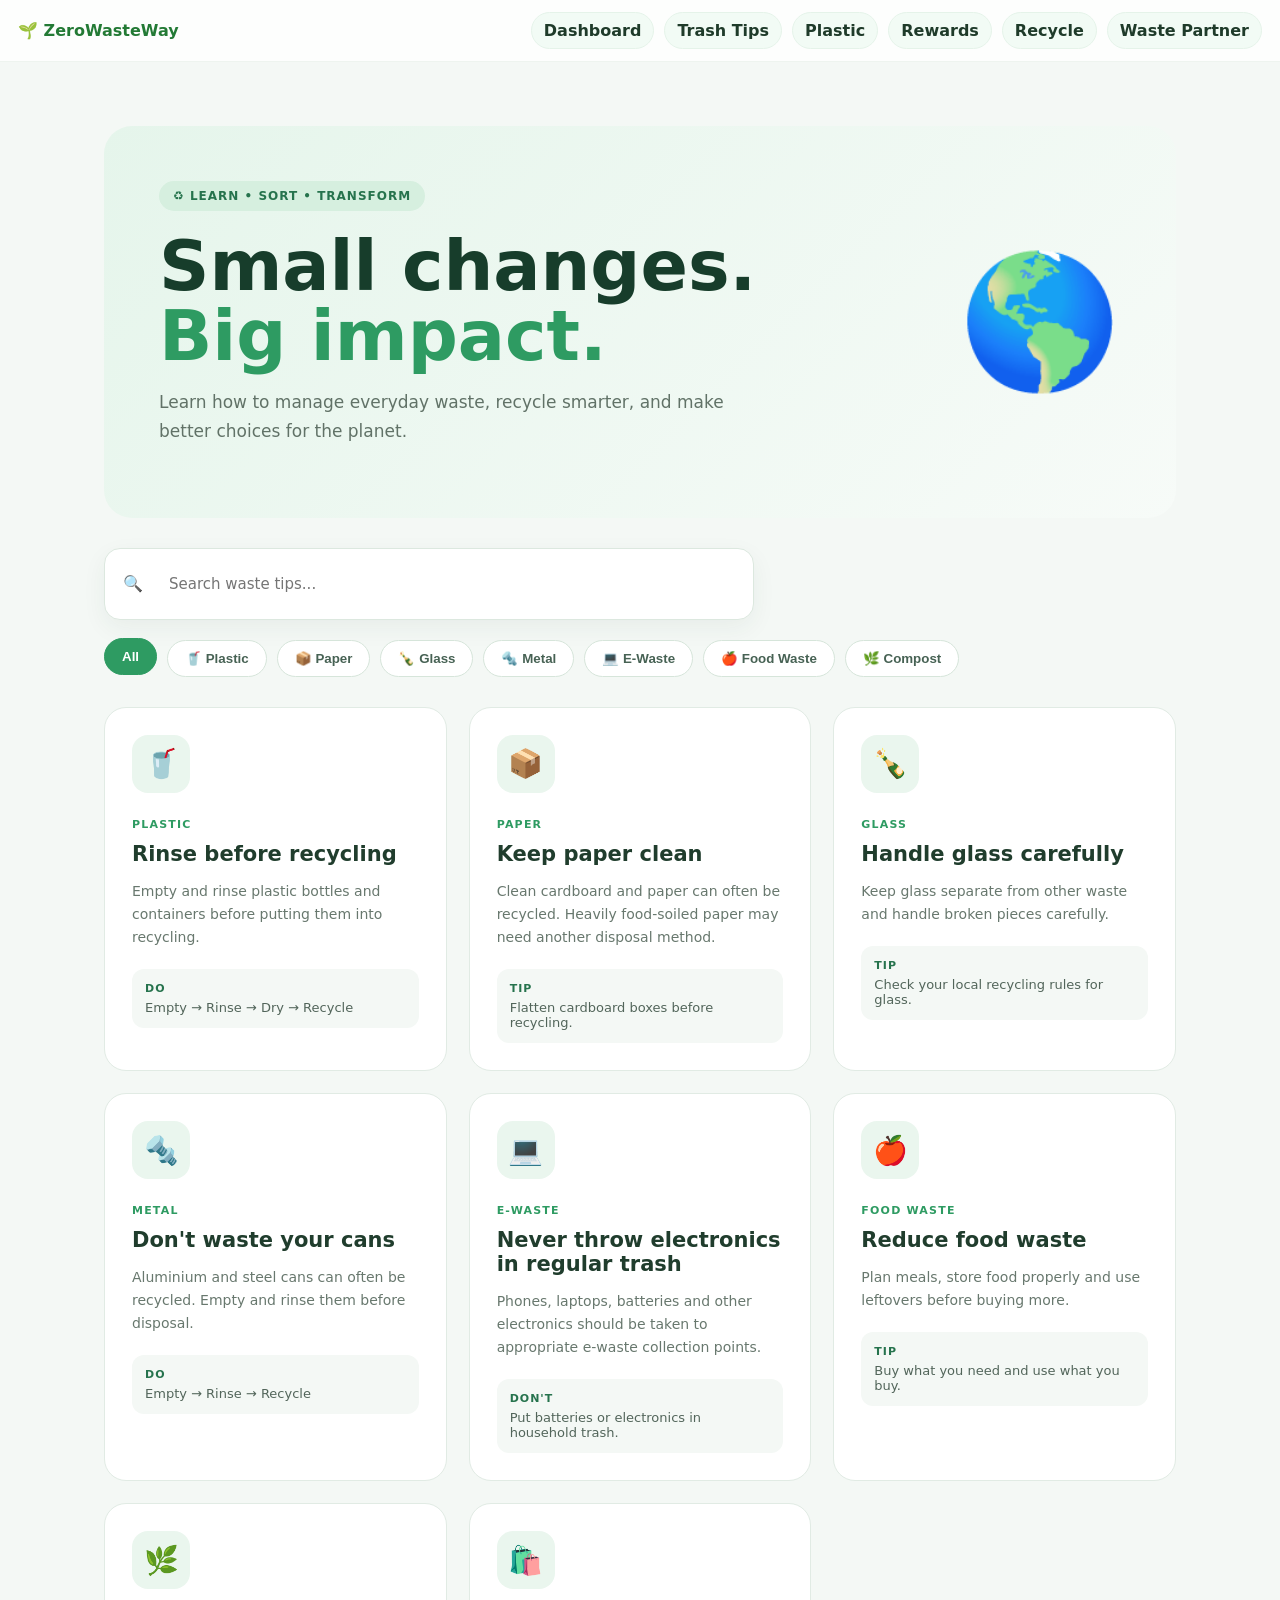
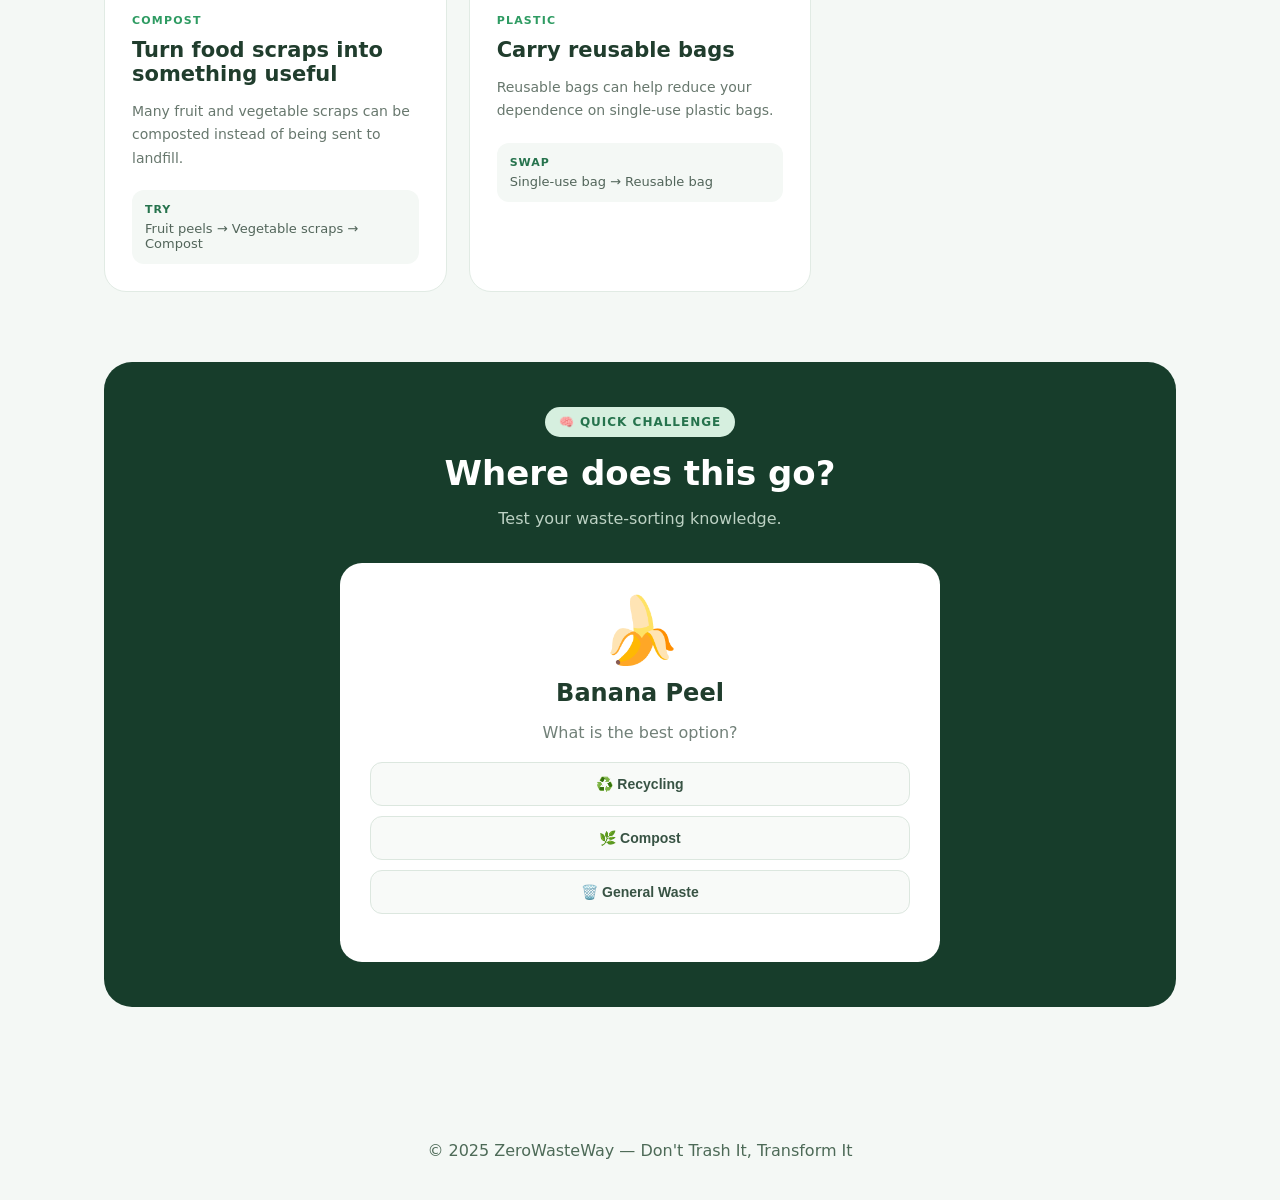
<file: frontend/pages/trash-tips.html>
<!DOCTYPE html>
<html lang="en">
<head>
    <meta charset="UTF-8">
    <meta name="viewport" content="width=device-width, initial-scale=1.0">

    <title>Trash Tips | ZeroWasteWay</title>

    <link rel="stylesheet" href="../css/global.css">
    <link rel="stylesheet" href="../css/trash-tips.css">
</head>

<body>

<header>

    <div class="brand">
        🌱 ZeroWasteWay
    </div>

    <nav>
        <a href="dashboard.html">Dashboard</a>
        <a href="trash-tips.html" class="active">Trash Tips</a>
        <a href="plastic-management.html">Plastic</a>
        <a href="rewards.html">Rewards</a>
        <a href="recycle-centers.html">Recycle</a>
        <a href="waste-partner.html">Waste Partner</a>
    </nav>

</header>


<main class="wrap">

    <!-- HERO -->

    <section class="tips-hero">

        <div class="hero-content">

            <span class="hero-label">
                ♻️ LEARN • SORT • TRANSFORM
            </span>

            <h1>
                Small changes.
                <span>Big impact.</span>
            </h1>

            <p>
                Learn how to manage everyday waste, recycle smarter,
                and make better choices for the planet.
            </p>

        </div>

        <div class="hero-illustration">
            🌎
        </div>

    </section>


    <!-- SEARCH -->

    <section class="tips-search">

        <div class="search-box">
            🔍

            <input
                type="text"
                id="tipSearch"
                placeholder="Search waste tips..."
            >

        </div>

    </section>


    <!-- CATEGORIES -->

    <section class="categories">

        <button class="category active" data-category="all">
            All
        </button>

        <button class="category" data-category="plastic">
            🥤 Plastic
        </button>

        <button class="category" data-category="paper">
            📦 Paper
        </button>

        <button class="category" data-category="glass">
            🍾 Glass
        </button>

        <button class="category" data-category="metal">
            🔩 Metal
        </button>

        <button class="category" data-category="ewaste">
            💻 E-Waste
        </button>

        <button class="category" data-category="food">
            🍎 Food Waste
        </button>

        <button class="category" data-category="compost">
            🌿 Compost
        </button>

    </section>


    <!-- TIPS -->

    <section class="tips-grid" id="tipsGrid">


        <article class="tip-card" data-category="plastic">

            <div class="tip-icon">
                🥤
            </div>

            <span class="tip-category">
                PLASTIC
            </span>

            <h2>
                Rinse before recycling
            </h2>

            <p>
                Empty and rinse plastic bottles and containers
                before putting them into recycling.
            </p>

            <div class="tip-rule">
                <strong>DO</strong>
                <span>Empty → Rinse → Dry → Recycle</span>
            </div>

        </article>


        <article class="tip-card" data-category="paper">

            <div class="tip-icon">
                📦
            </div>

            <span class="tip-category">
                PAPER
            </span>

            <h2>
                Keep paper clean
            </h2>

            <p>
                Clean cardboard and paper can often be recycled.
                Heavily food-soiled paper may need another disposal method.
            </p>

            <div class="tip-rule">
                <strong>TIP</strong>
                <span>Flatten cardboard boxes before recycling.</span>
            </div>

        </article>


        <article class="tip-card" data-category="glass">

            <div class="tip-icon">
                🍾
            </div>

            <span class="tip-category">
                GLASS
            </span>

            <h2>
                Handle glass carefully
            </h2>

            <p>
                Keep glass separate from other waste and handle
                broken pieces carefully.
            </p>

            <div class="tip-rule">
                <strong>TIP</strong>
                <span>Check your local recycling rules for glass.</span>
            </div>

        </article>


        <article class="tip-card" data-category="metal">

            <div class="tip-icon">
                🔩
            </div>

            <span class="tip-category">
                METAL
            </span>

            <h2>
                Don't waste your cans
            </h2>

            <p>
                Aluminium and steel cans can often be recycled.
                Empty and rinse them before disposal.
            </p>

            <div class="tip-rule">
                <strong>DO</strong>
                <span>Empty → Rinse → Recycle</span>
            </div>

        </article>


        <article class="tip-card" data-category="ewaste">

            <div class="tip-icon">
                💻
            </div>

            <span class="tip-category">
                E-WASTE
            </span>

            <h2>
                Never throw electronics in regular trash
            </h2>

            <p>
                Phones, laptops, batteries and other electronics
                should be taken to appropriate e-waste collection points.
            </p>

            <div class="tip-rule">
                <strong>DON'T</strong>
                <span>Put batteries or electronics in household trash.</span>
            </div>

        </article>


        <article class="tip-card" data-category="food">

            <div class="tip-icon">
                🍎
            </div>

            <span class="tip-category">
                FOOD WASTE
            </span>

            <h2>
                Reduce food waste
            </h2>

            <p>
                Plan meals, store food properly and use leftovers
                before buying more.
            </p>

            <div class="tip-rule">
                <strong>TIP</strong>
                <span>Buy what you need and use what you buy.</span>
            </div>

        </article>


        <article class="tip-card" data-category="compost">

            <div class="tip-icon">
                🌿
            </div>

            <span class="tip-category">
                COMPOST
            </span>

            <h2>
                Turn food scraps into something useful
            </h2>

            <p>
                Many fruit and vegetable scraps can be composted
                instead of being sent to landfill.
            </p>

            <div class="tip-rule">
                <strong>TRY</strong>
                <span>Fruit peels → Vegetable scraps → Compost</span>
            </div>

        </article>


        <article class="tip-card" data-category="plastic">

            <div class="tip-icon">
                🛍️
            </div>

            <span class="tip-category">
                PLASTIC
            </span>

            <h2>
                Carry reusable bags
            </h2>

            <p>
                Reusable bags can help reduce your dependence
                on single-use plastic bags.
            </p>

            <div class="tip-rule">
                <strong>SWAP</strong>
                <span>Single-use bag → Reusable bag</span>
            </div>

        </article>

    </section>


    <!-- WHERE DOES IT GO -->

    <section class="sorting-game">

        <div class="sorting-header">

            <span class="hero-label">
                🧠 QUICK CHALLENGE
            </span>

            <h2>
                Where does this go?
            </h2>

            <p>
                Test your waste-sorting knowledge.
            </p>

        </div>


        <div class="sorting-item">

            <div class="sorting-object">
                🍌
            </div>

            <h3>
                Banana Peel
            </h3>

            <p>
                What is the best option?
            </p>


            <div class="sorting-options">

                <button onclick="checkAnswer(this, false)">
                    ♻️ Recycling
                </button>

                <button onclick="checkAnswer(this, true)">
                    🌿 Compost
                </button>

                <button onclick="checkAnswer(this, false)">
                    🗑️ General Waste
                </button>

            </div>

            <p id="answerMessage"></p>

        </div>

    </section>

</main>


<footer>
    © 2025 ZeroWasteWay — Don't Trash It, Transform It
</footer>


<script src="../js/trash-tips.js"></script>

</body>
</html>
</file>
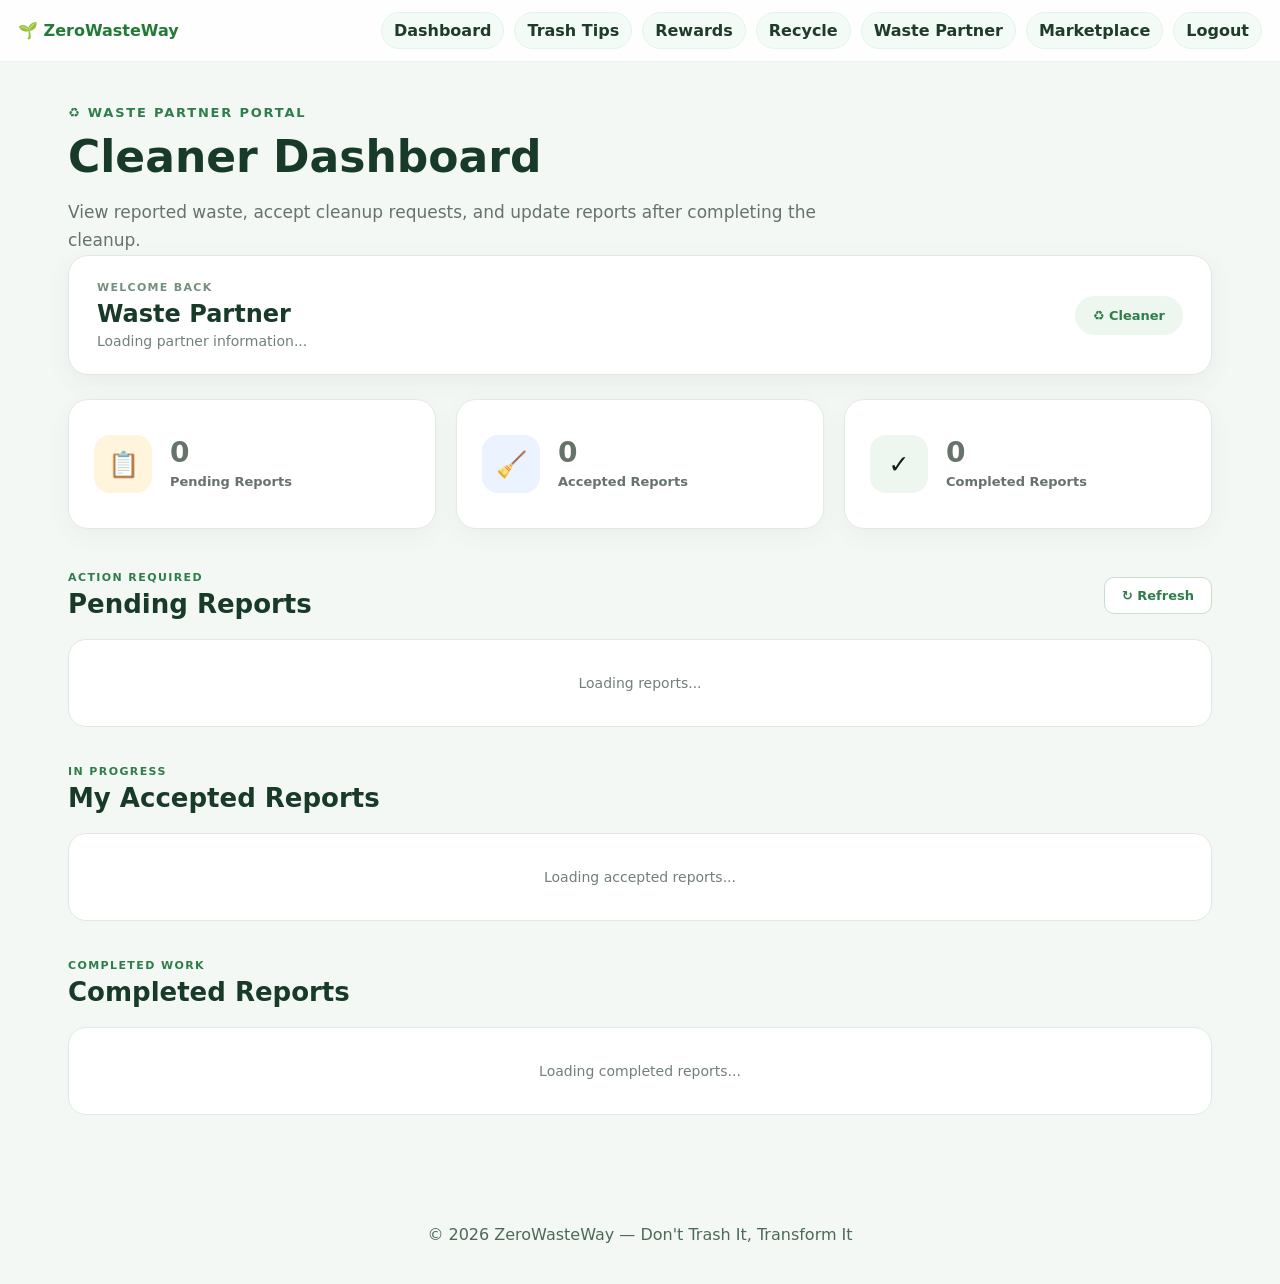
<file: frontend/pages/waste-partner.html>
<!DOCTYPE html>
<html lang="en">

<head>

    <meta charset="UTF-8">
    <meta name="viewport" content="width=device-width, initial-scale=1.0">

    <title>Waste Partner Dashboard — ZeroWasteWay</title>

    <link rel="stylesheet" href="../css/global.css">
    <link rel="stylesheet" href="../css/waste-partner.css">

</head>


<body>

<header>

    <div class="brand">
        🌱 ZeroWasteWay
    </div>

    <nav>

        <a href="dashboard.html">
            Dashboard
        </a>

        <a href="trash-tips.html">
            Trash Tips
        </a>

        <a href="rewards.html">
            Rewards
        </a>

        <a href="recycle-centers.html">
            Recycle
        </a>

        <a href="waste-partner.html" class="active">
            Waste Partner
        </a>

        <a href="marketplace.html">
            Marketplace
        </a>

        <a href="index.html">
            Logout
        </a>

    </nav>

</header>


<main class="cleaner-container">


    <!-- =========================
         HERO
    ========================== -->

    <section class="cleaner-hero">

        <span class="hero-label">
            ♻ WASTE PARTNER PORTAL
        </span>

        <h1>
            Cleaner Dashboard
        </h1>

        <p>
            View reported waste, accept cleanup requests,
            and update reports after completing the cleanup.
        </p>

    </section>


    <!-- =========================
         WELCOME CARD
    ========================== -->

    <section class="welcome-card">

        <div>

            <span class="small-label">
                WELCOME BACK
            </span>

            <h2 id="partnerName">
                Waste Partner
            </h2>

            <p id="partnerEmail">
                Loading partner information...
            </p>

        </div>

        <div class="partner-badge">
            ♻️ Cleaner
        </div>

    </section>


    <!-- =========================
         STATISTICS
    ========================== -->

    <section class="stats-grid">


        <div class="stat-card">

            <div class="stat-icon pending-icon">
                📋
            </div>

            <div>

                <span class="stat-number" id="pendingCount">
                    0
                </span>

                <span class="stat-label">
                    Pending Reports
                </span>

            </div>

        </div>


        <div class="stat-card">

            <div class="stat-icon accepted-icon">
                🧹
            </div>

            <div>

                <span class="stat-number" id="acceptedCount">
                    0
                </span>

                <span class="stat-label">
                    Accepted Reports
                </span>

            </div>

        </div>


        <div class="stat-card">

            <div class="stat-icon completed-icon">
                ✓
            </div>

            <div>

                <span class="stat-number" id="completedCount">
                    0
                </span>

                <span class="stat-label">
                    Completed Reports
                </span>

            </div>

        </div>


    </section>


    <!-- =========================
         PENDING REPORTS
    ========================== -->

    <section class="reports-section">

        <div class="section-heading">

            <div>

                <span class="section-label">
                    ACTION REQUIRED
                </span>

                <h2>
                    Pending Reports
                </h2>

            </div>

            <button
                class="refresh-btn"
                id="refreshBtn"
                type="button">
                ↻ Refresh
            </button>

        </div>


        <div id="reportsContainer">

            <div class="loading">
                Loading reports...
            </div>

        </div>

    </section>


    <!-- =========================
         ACCEPTED REPORTS
    ========================== -->

    <section class="reports-section">

        <div class="section-heading">

            <div>

                <span class="section-label">
                    IN PROGRESS
                </span>

                <h2>
                    My Accepted Reports
                </h2>

            </div>

        </div>


        <div id="acceptedReportsContainer">

            <div class="loading">
                Loading accepted reports...
            </div>

        </div>

    </section>


    <!-- =========================
         COMPLETED REPORTS
    ========================== -->

    <section class="reports-section">

        <div class="section-heading">

            <div>

                <span class="section-label">
                    COMPLETED WORK
                </span>

                <h2>
                    Completed Reports
                </h2>

            </div>

        </div>


        <div id="completedReportsContainer">

            <div class="loading">
                Loading completed reports...
            </div>

        </div>

    </section>


</main>


<footer>

    © 2026 ZeroWasteWay —
    Don't Trash It, Transform It

</footer>


<script src="../js/waste-partner.js"></script>

</body>

</html>
</file>
<file: frontend/css/start.css>
/* ==============================
   ZERO WASTE WAY START PAGE
   ============================== */

* {
    margin: 0;
    padding: 0;
    box-sizing: border-box;
}

:root {
    --green-dark: #12372a;
    --green: #2d8a5b;
    --green-light: #71c995;
    --mint: #dff5e8;
    --cream: #f7fbf5;
    --white: #ffffff;
}

body {
    font-family: "Segoe UI", Arial, sans-serif;
    background: var(--cream);
    color: var(--green-dark);
    overflow: hidden;
}


/* ==============================
   INTRO SCREEN
   ============================== */

.intro-screen {
    position: fixed;
    inset: 0;
    z-index: 100;

    display: flex;
    align-items: center;
    justify-content: center;

    background:
        radial-gradient(circle at 50% 40%,
            #e8f8ed 0%,
            #d5f0df 35%,
            #f7fbf5 100%);

    animation: introExit 1s ease 4.2s forwards;
}

.intro-content {
    text-align: center;
    animation: introAppear 1.5s ease forwards;
}


/* Recycling icon */

.logo-icon {
    width: 85px;
    height: 85px;

    margin: auto auto 25px;

    display: flex;
    align-items: center;
    justify-content: center;

    border-radius: 50%;

    font-size: 42px;

    background: rgba(255, 255, 255, 0.65);

    box-shadow:
        0 15px 50px rgba(45, 138, 91, 0.18);

    animation:
        logoFloat 3s ease-in-out infinite,
        logoSpin 1.2s ease forwards;
}


/* Brand */

.brand {
    display: flex;
    gap: 8px;
    justify-content: center;

    font-size: clamp(42px, 7vw, 82px);
    font-weight: 800;
    letter-spacing: 5px;

    opacity: 0;
    animation: brandReveal 1.4s ease 0.7s forwards;
}

.brand span:nth-child(1) {
    color: var(--green-dark);
}

.brand span:nth-child(2) {
    color: var(--green);
}

.brand span:nth-child(3) {
    color: var(--green-dark);
}


/* Tagline */

.tagline {
    margin-top: 18px;

    font-size: 19px;
    letter-spacing: 3px;

    color: #527063;

    opacity: 0;

    animation: fadeUp 1s ease 1.5s forwards;
}

.tagline span {
    color: var(--green);
    font-weight: 700;
}


/* Loading */

.loading-line {
    width: 180px;
    height: 3px;

    margin: 40px auto 0;

    border-radius: 10px;

    background: rgba(45, 138, 91, 0.12);

    overflow: hidden;
}

.loading-line div {
    width: 0%;
    height: 100%;

    background: var(--green);

    animation: loading 2.2s ease 1.8s forwards;
}


/* ==============================
   PORTAL SCREEN
   ============================== */

.portal-screen {
    min-height: 100vh;

    display: flex;
    justify-content: center;
    align-items: center;

    padding: 40px;

    background:
        radial-gradient(circle at 15% 20%,
            rgba(113, 201, 149, 0.18),
            transparent 30%),

        radial-gradient(circle at 85% 80%,
            rgba(45, 138, 91, 0.12),
            transparent 30%),

        var(--cream);

    opacity: 0;
    transform: translateY(25px);

    animation: portalAppear 1.2s ease 4.1s forwards;

    overflow: hidden;
}

.portal-content {
    width: min(950px, 100%);

    text-align: center;
}


/* Mini logo */

.mini-logo {
    display: inline-block;

    margin-bottom: 35px;

    padding: 9px 18px;

    border-radius: 30px;

    background: rgba(45, 138, 91, 0.08);

    color: var(--green);

    font-size: 13px;
    font-weight: 700;

    letter-spacing: 2px;
}


/* Eyebrow */

.eyebrow {
    color: var(--green);

    font-size: 12px;
    font-weight: 700;

    letter-spacing: 4px;

    margin-bottom: 14px;
}


/* Heading */

.portal-content h2 {
    font-size: clamp(35px, 5vw, 55px);

    font-weight: 750;

    letter-spacing: -1px;

    margin-bottom: 12px;
}

.portal-description {
    color: #647a70;

    font-size: 17px;

    margin-bottom: 45px;
}


/* ==============================
   CARDS
   ============================== */

.portal-cards {
    display: grid;

    grid-template-columns: 1fr 1fr;

    gap: 24px;
}


/* Card */

.portal-card {
    position: relative;

    display: flex;
    align-items: center;

    text-align: left;

    padding: 30px;

    min-height: 205px;

    border-radius: 28px;

    text-decoration: none;

    color: var(--green-dark);

    background: rgba(255, 255, 255, 0.72);

    border: 1px solid rgba(45, 138, 91, 0.12);

    box-shadow:
        0 15px 45px rgba(34, 89, 59, 0.08);

    backdrop-filter: blur(15px);

    overflow: hidden;

    transition:
        transform 0.35s ease,
        box-shadow 0.35s ease,
        border-color 0.35s ease;
}


.portal-card::before {
    content: "";

    position: absolute;

    width: 180px;
    height: 180px;

    right: -80px;
    top: -80px;

    border-radius: 50%;

    background: rgba(113, 201, 149, 0.13);

    transition: transform 0.5s ease;
}


.portal-card:hover {
    transform: translateY(-10px);

    box-shadow:
        0 25px 60px rgba(34, 89, 59, 0.15);

    border-color: rgba(45, 138, 91, 0.3);
}


.portal-card:hover::before {
    transform: scale(2);
}


/* Icons */

.card-icon {
    min-width: 72px;
    height: 72px;

    margin-right: 22px;

    display: flex;
    align-items: center;
    justify-content: center;

    border-radius: 20px;

    font-size: 34px;

    background: var(--mint);

    transition: transform 0.4s ease;
}

.portal-card:hover .card-icon {
    transform: rotate(-6deg) scale(1.08);
}


/* Text */

.card-text {
    position: relative;
    z-index: 2;
}

.card-label {
    display: block;

    margin-bottom: 7px;

    font-size: 10px;
    font-weight: 800;

    letter-spacing: 2px;

    color: var(--green);
}

.card-text h3 {
    font-size: 26px;

    margin-bottom: 8px;
}

.card-text p {
    max-width: 330px;

    color: #667970;

    font-size: 14px;

    line-height: 1.6;
}


/* Arrow */

.arrow {
    position: absolute;

    right: 25px;
    bottom: 22px;

    font-size: 25px;

    color: var(--green);

    transition:
        transform 0.3s ease;
}

.portal-card:hover .arrow {
    transform: translateX(7px);
}


/* Bottom */

.bottom-text {
    margin-top: 38px;

    color: #819188;

    font-size: 13px;

    letter-spacing: 1px;
}


/* ==============================
   FLOATING ECO ELEMENTS
   ============================== */

.eco-background span {
    position: fixed;

    z-index: 0;

    font-size: 25px;

    opacity: 0.15;

    pointer-events: none;

    animation: floatAround 10s linear infinite;
}

.eco-background span:nth-child(1) {
    left: 10%;
    top: 20%;
    animation-duration: 11s;
}

.eco-background span:nth-child(2) {
    left: 80%;
    top: 15%;
    animation-duration: 14s;
}

.eco-background span:nth-child(3) {
    left: 15%;
    top: 75%;
    animation-duration: 12s;
}

.eco-background span:nth-child(4) {
    left: 70%;
    top: 70%;
    animation-duration: 16s;
}

.eco-background span:nth-child(5) {
    left: 45%;
    top: 10%;
    animation-duration: 13s;
}

.eco-background span:nth-child(6) {
    left: 90%;
    top: 50%;
    animation-duration: 15s;
}

.eco-background span:nth-child(7) {
    left: 5%;
    top: 50%;
    animation-duration: 17s;
}


/* ==============================
   ANIMATIONS
   ============================== */

@keyframes introAppear {
    from {
        opacity: 0;
        transform: scale(0.85);
    }

    to {
        opacity: 1;
        transform: scale(1);
    }
}


@keyframes logoSpin {
    from {
        transform: rotate(-180deg) scale(0);
    }

    to {
        transform: rotate(0deg) scale(1);
    }
}


@keyframes logoFloat {
    0%, 100% {
        transform: translateY(0);
    }

    50% {
        transform: translateY(-8px);
    }
}


@keyframes brandReveal {
    from {
        opacity: 0;
        letter-spacing: 25px;
        transform: translateY(20px);
    }

    to {
        opacity: 1;
        letter-spacing: 5px;
        transform: translateY(0);
    }
}


@keyframes fadeUp {
    from {
        opacity: 0;
        transform: translateY(15px);
    }

    to {
        opacity: 1;
        transform: translateY(0);
    }
}


@keyframes loading {
    from {
        width: 0%;
    }

    to {
        width: 100%;
    }
}


@keyframes introExit {
    to {
        opacity: 0;
        visibility: hidden;
        transform: scale(1.05);
    }
}


@keyframes portalAppear {
    from {
        opacity: 0;
        transform: translateY(30px);
    }

    to {
        opacity: 1;
        transform: translateY(0);
    }
}


@keyframes floatAround {
    0% {
        transform: translateY(0) rotate(0deg);
    }

    50% {
        transform: translateY(-35px) rotate(20deg);
    }

    100% {
        transform: translateY(0) rotate(0deg);
    }
}


/* ==============================
   MOBILE
   ============================== */

@media (max-width: 700px) {

    .portal-screen {
        padding: 25px 18px;

        overflow-y: auto;
    }

    .brand {
        flex-direction: column;
        gap: 0;

        line-height: 0.95;

        font-size: 48px;
    }

    .tagline {
        font-size: 14px;
    }

    .portal-content h2 {
        font-size: 34px;
    }

    .portal-cards {
        grid-template-columns: 1fr;
    }

    .portal-card {
        min-height: 180px;

        padding: 24px;
    }

    .card-icon {
        min-width: 58px;
        height: 58px;

        font-size: 27px;

        margin-right: 15px;
    }

    .card-text h3 {
        font-size: 21px;
    }

    .card-text p {
        font-size: 13px;
    }
}
</file>
<file: frontend/css/global.css>
:root {
  --green-1: #e9f7ef;
  --green-2: #c9efda;
  --green-3: #89d6a7;
  --green-4: #2f9e44;
  --green-5: #237a35;

  --ink: #1b1b1b;
  --muted: #5b5b5b;
  --card: #ffffff;

  --shadow: 0 10px 30px rgba(0,0,0,.08);
  --radius: 18px;
}

* {
  box-sizing: border-box;
}

html,
body {
  min-height: 100%;
}

body {
  margin: 0;
  font-family:
    Inter,
    system-ui,
    -apple-system,
    BlinkMacSystemFont,
    "Segoe UI",
    Roboto,
    Arial,
    sans-serif;

  color: var(--ink);
  background: linear-gradient(
    180deg,
    var(--green-1),
    #fff
  );
}

a {
  color: inherit;
}

.wrap {
  max-width: 1120px;
  margin: 0 auto;
  padding: 24px;
}

.card {
  background: var(--card);
  border: 1px solid #edf5ef;
  border-radius: var(--radius);
  box-shadow: var(--shadow);
  padding: 20px;
  margin-bottom: 18px;
}

.card h1,
.card h2 {
  color: var(--green-5);
}

.card p {
  color: #3b3b3b;
}

.btn {
  padding: 12px 16px;
  border: none;
  border-radius: 12px;
  cursor: pointer;
  font-weight: 800;

  background:
    linear-gradient(
      180deg,
      var(--green-4),
      var(--green-5)
    );

  color: #fff;

  box-shadow:
    0 8px 20px rgba(35,122,53,.25);
}

.btn:hover {
  transform: translateY(-1px);
}

.row {
  display: grid;
  gap: 10px;
}

input,
textarea,
select {
  padding: 12px 14px;
  border: 1px solid #e6e6e6;
  border-radius: 12px;
  outline: 0;
  font-size: 1rem;
  font-family: inherit;
}

input:focus,
textarea:focus {
  border-color: var(--green-3);
}

.muted {
  font-size: .9rem;
  color: var(--muted);
}

header {
  position: sticky;
  top: 0;
  z-index: 10;

  background: #ffffffcc;
  backdrop-filter: blur(10px);

  border-bottom: 1px solid #eef4ef;

  display: flex;
  align-items: center;
  justify-content: space-between;

  padding: 12px 18px;

  gap: 20px;
}

.brand {
  display: flex;
  align-items: center;
  gap: .6rem;

  font-weight: 900;
  color: var(--green-5);

  white-space: nowrap;
}

nav {
  display: flex;
  flex-wrap: wrap;
  gap: 10px;
}

nav a {
  text-decoration: none;
  color: #1f3b2a;

  background: #f2fbf5;
  border: 1px solid #e5f3e9;

  padding: 8px 12px;
  border-radius: 999px;

  font-weight: 700;
}

nav a:hover {
  background: #e9f7ef;
}

footer {
  padding: 40px 18px;
  text-align: center;
  color: #4d6a57;
}

@media (max-width: 800px) {

  header {
    flex-direction: column;
    align-items: flex-start;
  }

  nav {
    width: 100%;
  }

}
</file>
<file: frontend/css/buy-recycled.css>
.products-grid {
  display: grid;

  grid-template-columns:
    repeat(4, 1fr);

  gap: 18px;
}

.product-card {
  background: white;

  border: 1px solid #edf5ef;

  border-radius: var(--radius);

  padding: 22px;

  box-shadow: var(--shadow);

  display: flex;
  flex-direction: column;

  gap: 12px;
}

.product-card h2 {
  color: var(--green-5);
}

.product-card p {
  color: var(--muted);
}

.product-card strong {
  font-size: 1.4rem;
}

.product-card .btn {
  margin-top: auto;
}

@media (max-width: 950px) {

  .products-grid {
    grid-template-columns: repeat(2, 1fr);
  }

}

@media (max-width: 550px) {

  .products-grid {
    grid-template-columns: 1fr;
  }

}
</file>
<file: frontend/css/dashboard.css>
.dashboard-hero {
  padding: 40px;
}

.dashboard-hero h1 {
  margin-top: 0;
  font-size: clamp(30px, 5vw, 48px);
}

.dashboard-grid {
  display: grid;

  grid-template-columns:
    repeat(3, 1fr);

  gap: 18px;
}

.dashboard-card {
  background: white;

  border: 1px solid #edf5ef;

  border-radius: var(--radius);

  padding: 24px;

  box-shadow: var(--shadow);

  text-decoration: none;

  transition:
    transform .2s ease,
    box-shadow .2s ease;
}

.dashboard-card:hover {
  transform: translateY(-5px);

  box-shadow:
    0 15px 35px rgba(0,0,0,.1);
}

.dashboard-card h2 {
  color: var(--green-5);
}

.dashboard-card p {
  color: var(--muted);
}

@media (max-width: 850px) {

  .dashboard-grid {
    grid-template-columns: repeat(2, 1fr);
  }

}

@media (max-width: 550px) {

  .dashboard-grid {
    grid-template-columns: 1fr;
  }

}
/* =========================================
   MY REPORTED TRASH
   ========================================= */

.my-reports-section {
  margin-top: 40px;
  padding: 30px;
  background: #ffffff;
  border-radius: 16px;
  box-shadow: var(--shadow);
}

.my-reports-header {
  display: flex;
  justify-content: space-between;
  align-items: center;
  gap: 20px;
  margin-bottom: 25px;
}

.my-reports-header h2 {
  margin: 0 0 8px;
  color: var(--green-5);
}

.my-reports-header p {
  margin: 0;
  color: var(--muted);
  line-height: 1.5;
}

.report-trash-btn,
.report-now-btn {
  display: inline-block;
  padding: 10px 18px;
  border-radius: 8px;
  text-decoration: none;
  font-weight: 600;
}

.report-trash-btn {
  background: var(--green-5);
  color: white;
}

.report-trash-btn:hover {
  opacity: 0.9;
}

.loading-reports,
.no-reports,
.error-reports {
  padding: 30px;
  text-align: center;
  border-radius: 12px;
  background: #f7f7f7;
}

.loading-reports p,
.no-reports p,
.error-reports p {
  margin-bottom: 0;
}

.no-reports h3,
.error-reports h3 {
  margin-top: 0;
}

.report-now-btn {
  margin-top: 15px;
  background: var(--green-5);
  color: white;
}

.refresh-reports-btn {
  margin-top: 15px;
  padding: 10px 18px;
  border: none;
  border-radius: 8px;
  cursor: pointer;
  font-weight: 600;
}

.my-report-card {
  margin-bottom: 25px;
  padding: 24px;
  border: 1px solid #e2e2e2;
  border-radius: 14px;
  background: #fafafa;
}

.my-report-card:last-child {
  margin-bottom: 0;
}

.report-header {
  display: flex;
  justify-content: space-between;
  align-items: flex-start;
  gap: 15px;
  margin-bottom: 20px;
}

.report-header h3 {
  margin: 0 0 6px;
}

.reported-date {
  margin: 0;
  color: var(--muted);
  font-size: 14px;
}

.report-status {
  padding: 7px 13px;
  border-radius: 20px;
  font-size: 13px;
  font-weight: 700;
  white-space: nowrap;
}

.status-pending {
  background: #fff3cd;
  color: #856404;
}

.status-accepted {
  background: #cfe2ff;
  color: #084298;
}

.status-completed {
  background: #d1e7dd;
  color: #0f5132;
}

.report-details {
  display: grid;
  grid-template-columns: 1fr 280px;
  gap: 25px;
}

.report-info p {
  margin: 0 0 18px;
  line-height: 1.6;
  word-break: break-word;
}

.report-before h4,
.completion-section h4 {
  margin-top: 0;
  margin-bottom: 12px;
}

.report-image {
  width: 100%;
  max-width: 280px;
  height: 190px;
  object-fit: cover;
  border-radius: 10px;
  display: block;
}

.no-image {
  width: 100%;
  max-width: 280px;
  height: 190px;
  display: flex;
  align-items: center;
  justify-content: center;
  background: #eeeeee;
  border-radius: 10px;
  color: #777777;
}

.completion-section {
  margin-top: 25px;
  padding-top: 25px;
  border-top: 1px solid #dddddd;
}

.completed-date {
  margin-top: 12px;
  color: #555555;
}

@media (max-width: 700px) {
  .my-reports-section {
    padding: 20px;
  }

  .my-reports-header {
    flex-direction: column;
    align-items: flex-start;
  }

  .report-details {
    grid-template-columns: 1fr;
  }

  .report-header {
    flex-direction: column;
  }

  .report-image,
  .no-image {
    max-width: 100%;
  }
}
</file>
<file: frontend/css/auth.css>
/* =========================================
   ZERO WASTE WAY
   PREMIUM USER LOGIN
   ========================================= */

:root {
    --login-dark: #12372a;
    --login-green: #2f9e44;
    --login-green-dark: #237a35;
    --login-light: #e9f7ef;
    --login-mint: #dff5e7;
    --login-text: #17251d;
    --login-muted: #718078;
    --login-border: #e5ebe7;
}


/* =========================================
   PAGE
   ========================================= */

body {
    min-height: 100vh;

    margin: 0;

    background:
        radial-gradient(
            circle at 10% 10%,
            rgba(137, 214, 167, 0.35),
            transparent 30%
        ),
        radial-gradient(
            circle at 90% 90%,
            rgba(47, 158, 68, 0.12),
            transparent 32%
        ),
        linear-gradient(
            135deg,
            #f2fbf5 0%,
            #ffffff 48%,
            #eef9f2 100%
        );

    overflow-x: hidden;
}


/* Decorative circles */

body::before,
body::after {
    content: "";

    position: fixed;

    border-radius: 50%;

    pointer-events: none;

    z-index: 0;
}

body::before {
    width: 300px;
    height: 300px;

    left: -130px;
    top: 45%;

    background: rgba(113, 201, 149, 0.10);

    filter: blur(2px);
}

body::after {
    width: 220px;
    height: 220px;

    right: -80px;
    top: 8%;

    background: rgba(47, 158, 68, 0.08);
}


/* =========================================
   MAIN CONTAINER
   ========================================= */

.auth-container {
    min-height: 100vh;

    display: flex;

    align-items: center;
    justify-content: center;

    padding: 40px 24px;

    position: relative;

    z-index: 1;
}


/* =========================================
   MAIN CARD
   ========================================= */

.auth-card {
    width: min(100%, 1000px);

    min-height: 620px;

    display: grid;

    grid-template-columns: 1.05fr 0.95fr;

    overflow: hidden;

    background: rgba(255, 255, 255, 0.88);

    border: 1px solid rgba(255, 255, 255, 0.9);

    border-radius: 30px;

    box-shadow:
        0 35px 80px rgba(24, 76, 44, 0.12),
        0 10px 30px rgba(0, 0, 0, 0.04);

    backdrop-filter: blur(20px);

    animation: cardAppear 0.8s ease forwards;
}


/* =========================================
   LEFT VISUAL SECTION
   ========================================= */

.auth-visual {
    position: relative;

    padding: 48px;

    display: flex;

    flex-direction: column;

    justify-content: space-between;

    overflow: hidden;

    background:
        radial-gradient(
            circle at 15% 15%,
            rgba(137, 214, 167, 0.65),
            transparent 38%
        ),
        linear-gradient(
            145deg,
            #e6f7ec,
            #d7f0e0
        );
}


/* Decorative large circle */

.auth-visual::before {
    content: "";

    position: absolute;

    width: 420px;
    height: 420px;

    right: -240px;
    bottom: -210px;

    border-radius: 50%;

    border: 1px solid rgba(35, 122, 53, 0.12);

    box-shadow:
        0 0 0 45px rgba(35, 122, 53, 0.025),
        0 0 0 90px rgba(35, 122, 53, 0.018);
}


/* =========================================
   BRAND
   ========================================= */

.brand {
    position: relative;

    z-index: 2;

    display: flex;

    align-items: center;

    gap: 10px;

    color: var(--login-dark);

    text-decoration: none;

    font-size: 19px;

    font-weight: 900;

    letter-spacing: 2px;
}

.brand-mark {
    width: 38px;
    height: 38px;

    display: flex;

    align-items: center;
    justify-content: center;

    border-radius: 12px;

    background: rgba(255, 255, 255, 0.75);

    box-shadow:
        0 8px 20px rgba(35, 122, 53, 0.12);

    font-size: 21px;

    color: var(--login-green);
}


/* =========================================
   VISUAL CONTENT
   ========================================= */

.visual-content {
    position: relative;

    z-index: 2;

    max-width: 440px;

    margin-top: 40px;
}


.welcome-pill {
    display: inline-flex;

    align-items: center;

    padding: 8px 13px;

    border-radius: 999px;

    background: rgba(255, 255, 255, 0.68);

    border: 1px solid rgba(255, 255, 255, 0.85);

    color: #39714b;

    font-size: 12px;

    font-weight: 700;

    letter-spacing: 0.5px;

    box-shadow:
        0 6px 20px rgba(35, 122, 53, 0.06);
}


.visual-content h1 {
    margin: 22px 0 18px;

    font-size: clamp(40px, 4.5vw, 56px);

    line-height: 1.05;

    letter-spacing: -2px;

    color: var(--login-dark);
}


.visual-content h1 span {
    color: var(--login-green);
}


.visual-content > p {
    max-width: 390px;

    margin: 0;

    color: #5f7468;

    font-size: 15px;

    line-height: 1.7;
}


/* =========================================
   ECO POINTS
   ========================================= */

.eco-points {
    display: grid;

    gap: 13px;

    margin-top: 32px;
}


.eco-points > div {
    display: flex;

    align-items: center;

    gap: 13px;
}


.eco-points > div > span {
    width: 39px;
    height: 39px;

    flex-shrink: 0;

    display: flex;

    align-items: center;
    justify-content: center;

    border-radius: 12px;

    background: rgba(255, 255, 255, 0.62);

    font-size: 18px;
}


.eco-points p {
    display: flex;

    flex-direction: column;

    gap: 2px;

    margin: 0;
}


.eco-points strong {
    color: #31583f;

    font-size: 13px;
}


.eco-points small {
    color: #74877d;

    font-size: 11px;
}


/* =========================================
   VISUAL FOOTER
   ========================================= */

.visual-footer {
    position: relative;

    z-index: 2;

    margin: 0;

    color: #668071;

    font-size: 12px;

    letter-spacing: 1px;
}

.visual-footer strong {
    color: var(--login-green);
}


/* =========================================
   RIGHT FORM SECTION
   ========================================= */

.auth-form-section {
    padding: 60px 62px;

    display: flex;

    flex-direction: column;

    justify-content: center;

    background: rgba(255, 255, 255, 0.72);
}


/* =========================================
   HEADER
   ========================================= */

.form-header {
    margin-bottom: 34px;
}


.form-header h2 {
    margin: 0 0 8px;

    color: var(--login-text);

    font-size: 30px;

    font-weight: 750;

    letter-spacing: -0.7px;
}


.form-header h2 span {
    font-size: 25px;
}


.form-header p {
    margin: 0;

    color: var(--login-muted);

    font-size: 14px;
}


.mobile-logo {
    display: none;
}


/* =========================================
   FORM
   ========================================= */

#loginForm {
    display: flex;

    flex-direction: column;

    gap: 21px;

    margin: 0;
}
#signupForm {
    display: flex;
    flex-direction: column;
    gap: 21px;
    margin: 0;
}


.form-group {
    display: flex;

    flex-direction: column;

    gap: 8px;
}


.form-group label {
    color: #34473c;

    font-size: 12px;

    font-weight: 750;

    letter-spacing: 0.3px;
}


/* =========================================
   INPUTS
   ========================================= */

.input-wrapper {
    position: relative;
}


.input-icon {
    position: absolute;

    left: 15px;
    top: 50%;

    transform: translateY(-50%);

    color: #7d9487;

    font-size: 14px;

    pointer-events: none;

    transition: color 0.25s ease;
}


.input-wrapper input {
    width: 100%;

    height: 52px;

    padding: 0 15px 0 44px;

    border: 1px solid var(--login-border);

    border-radius: 14px;

    outline: none;

    background: #fbfdfb;

    color: var(--login-text);

    font-size: 14px;

    font-family: inherit;

    transition:
        border-color 0.25s ease,
        box-shadow 0.25s ease,
        background 0.25s ease;

    box-sizing: border-box;
}


.input-wrapper input::placeholder {
    color: #a2ada7;
}


.input-wrapper input:hover {
    border-color: #cddbd2;

    background: #ffffff;
}


.input-wrapper input:focus {
    border-color: var(--login-green);

    background: #ffffff;

    box-shadow:
        0 0 0 4px rgba(47, 158, 68, 0.10);
}


.input-wrapper:focus-within .input-icon {
    color: var(--login-green);
}


/* =========================================
   LOGIN BUTTON
   ========================================= */

.login-btn {
    width: 100%;

    height: 54px;

    margin-top: 5px;

    display: flex;

    align-items: center;
    justify-content: center;

    gap: 12px;

    border: none;

    border-radius: 14px;

    background:
        linear-gradient(
            135deg,
            #35a853,
            #237a35
        );

    color: white;

    font-family: inherit;

    font-size: 14px;

    font-weight: 800;

    cursor: pointer;

    box-shadow:
        0 12px 25px rgba(35, 122, 53, 0.22);

    transition:
        transform 0.25s ease,
        box-shadow 0.25s ease,
        filter 0.25s ease;
}


.login-btn:hover {
    transform: translateY(-2px);

    filter: brightness(1.03);

    box-shadow:
        0 16px 30px rgba(35, 122, 53, 0.28);
}


.login-btn:active {
    transform: translateY(0);
}


.btn-arrow {
    font-size: 18px;

    transition: transform 0.25s ease;
}


.login-btn:hover .btn-arrow {
    transform: translateX(4px);
}


/* =========================================
   DIVIDER
   ========================================= */

.divider {
    display: flex;

    align-items: center;

    gap: 12px;

    margin: 27px 0 20px;

    color: #a2aea7;

    font-size: 10px;

    font-weight: 700;

    letter-spacing: 1px;
}


.divider::before,
.divider::after {
    content: "";

    flex: 1;

    height: 1px;

    background: #edf1ee;
}


/* =========================================
   SIGN UP
   ========================================= */

.switch-auth {
    margin: 0;

    text-align: center;

    color: #77857d;

    font-size: 13px;
}


.switch-auth a {
    color: var(--login-green-dark);

    font-weight: 750;

    text-decoration: none;

    transition: color 0.2s ease;
}


.switch-auth a:hover {
    color: var(--login-green);

    text-decoration: underline;
}


/* =========================================
   BACK HOME
   ========================================= */

.back-home {
    align-self: center;

    margin-top: 27px;

    color: #718078;

    font-size: 12px;

    font-weight: 650;

    text-decoration: none;

    transition:
        color 0.2s ease,
        transform 0.2s ease;
}


.back-home:hover {
    color: var(--login-green-dark);

    transform: translateX(-3px);
}


/* =========================================
   ANIMATION
   ========================================= */

@keyframes cardAppear {

    from {
        opacity: 0;

        transform:
            translateY(25px)
            scale(0.98);
    }

    to {
        opacity: 1;

        transform:
            translateY(0)
            scale(1);
    }

}


/* =========================================
   TABLET
   ========================================= */

@media (max-width: 820px) {

    .auth-card {
        grid-template-columns: 1fr;

        max-width: 520px;

        min-height: auto;
    }

    .auth-visual {
        display: none;
    }

    .auth-form-section {
        padding: 48px 42px;
    }

    .mobile-logo {
        display: block;

        margin-bottom: 28px;

        color: var(--login-dark);

        font-size: 15px;

        font-weight: 900;

        letter-spacing: 1.5px;
    }

}


/* =========================================
   MOBILE
   ========================================= */

@media (max-width: 500px) {

    .auth-container {
        padding: 20px 14px;
    }

    .auth-card {
        border-radius: 23px;
    }

    .auth-form-section {
        padding: 38px 24px;
    }

    .form-header h2 {
        font-size: 27px;
    }

    .login-btn {
        height: 52px;
    }

}


/* =========================================
   VERY SMALL SCREENS
   ========================================= */

@media (max-width: 360px) {

    .auth-form-section {
        padding: 32px 19px;
    }

}
</file>
<file: frontend/css/plastic-management.css>
.plastic-grid {
  display: grid;

  grid-template-columns:
    repeat(3, 1fr);

  gap: 18px;
}

@media (max-width: 750px) {

  .plastic-grid {
    grid-template-columns: 1fr;
  }

}
</file>
<file: frontend/css/report-trash.css>
#trashReportForm {
  max-width: 700px;
}

#trashReportForm textarea {
  resize: vertical;
}#locationSuggestions {
    position: relative;
    width: 100%;
    max-height: 220px;
    overflow-y: auto;
    background: white;
    border: 1px solid #ddd;
    border-top: none;
    border-radius: 0 0 10px 10px;
    box-shadow: 0 4px 10px rgba(0, 0, 0, 0.1);
    z-index: 1000;
    display: none;
}

#locationSuggestions div {
    padding: 12px 15px;
    cursor: pointer;
    border-bottom: 1px solid #eee;
}

#locationSuggestions div:hover {
    background: #f2f2f2;
}
</file>
<file: frontend/css/rewards.css>
.rewards-card {
  text-align: center;
}

.points-display {
  padding: 30px;

  background: #f3fcf6;

  border-radius: var(--radius);

  margin: 20px 0;
}

.points-display span {
  font-size: 2rem;
}

.points-display strong {
  display: block;

  font-size: 4rem;

  color: var(--green-5);
}

.points-display p {
  margin: 0;
}

.reward-list {
  display: grid;

  grid-template-columns:
    repeat(2, 1fr);

  gap: 18px;

  text-align: left;
}

@media (max-width: 650px) {

  .reward-list {
    grid-template-columns: 1fr;
  }

}
</file>
<file: frontend/css/sustainable-products.css>
.products-grid {
  display: grid;

  grid-template-columns:
    repeat(3, 1fr);

  gap: 18px;
}

.product-card {
  background: white;

  border: 1px solid #edf5ef;

  border-radius: var(--radius);

  padding: 24px;

  box-shadow: var(--shadow);

  display: flex;
  flex-direction: column;

  gap: 12px;
}

.product-card h2 {
  color: var(--green-5);
}

.product-card p {
  color: var(--muted);
}

.product-card strong {
  font-size: 1.4rem;
}

@media (max-width: 750px) {

  .products-grid {
    grid-template-columns: 1fr;
  }

}
</file>
<file: frontend/css/trash-tips.css>
/* =========================
   TRASH TIPS PAGE
========================= */

body {
    background: #f4f8f5;
}


/* =========================
   HERO
========================= */

.tips-hero {
    margin-top: 40px;
    padding: 55px;
    border-radius: 28px;
    background: linear-gradient(135deg, #e5f5eb, #f7fbf8);
    display: flex;
    align-items: center;
    justify-content: space-between;
    overflow: hidden;
}

.hero-content {
    max-width: 700px;
}

.hero-label {
    display: inline-block;
    padding: 8px 14px;
    border-radius: 30px;
    background: #d6efdf;
    color: #26734d;
    font-size: 12px;
    font-weight: 700;
    letter-spacing: 1px;
}

.tips-hero h1 {
    margin: 20px 0 12px;
    font-size: clamp(42px, 6vw, 70px);
    line-height: 1;
    color: #173d2b;
}

.tips-hero h1 span {
    display: block;
    color: #2e9b62;
}

.tips-hero p {
    max-width: 600px;
    color: #617267;
    font-size: 17px;
    line-height: 1.7;
}

.hero-illustration {
    font-size: 130px;
    animation: float 4s ease-in-out infinite;
}

@keyframes float {
    0%, 100% {
        transform: translateY(0);
    }

    50% {
        transform: translateY(-12px);
    }
}


/* =========================
   SEARCH
========================= */

.tips-search {
    margin: 30px 0 20px;
}

.search-box {
    max-width: 650px;
    background: white;
    border: 1px solid #dce8df;
    border-radius: 16px;
    padding: 14px 18px;
    display: flex;
    align-items: center;
    gap: 12px;
    box-shadow: 0 8px 25px rgba(35, 75, 50, 0.06);
}

.search-box input {
    width: 100%;
    border: none;
    outline: none;
    background: transparent;
    font-size: 15px;
    color: #244634;
}


/* =========================
   CATEGORIES
========================= */

.categories {
    display: flex;
    flex-wrap: wrap;
    gap: 10px;
    margin-bottom: 30px;
}

.category {
    border: 1px solid #d6e5da;
    background: white;
    color: #476254;
    padding: 10px 17px;
    border-radius: 30px;
    cursor: pointer;
    transition: 0.25s ease;
    font-weight: 600;
}

.category:hover,
.category.active {
    background: #2e9b62;
    color: white;
    border-color: #2e9b62;
    transform: translateY(-2px);
}


/* =========================
   TIPS GRID
========================= */

.tips-grid {
    display: grid;
    grid-template-columns: repeat(3, 1fr);
    gap: 22px;
}

.tip-card {
    background: white;
    padding: 27px;
    border-radius: 22px;
    border: 1px solid #e1ebe4;
    transition: 0.3s ease;
}

.tip-card:hover {
    transform: translateY(-7px);
    box-shadow: 0 18px 40px rgba(36, 83, 55, 0.10);
}

.tip-icon {
    width: 58px;
    height: 58px;
    border-radius: 16px;
    background: #eaf6ee;
    display: flex;
    align-items: center;
    justify-content: center;
    font-size: 28px;
    margin-bottom: 20px;
}

.tip-category {
    color: #2e9b62;
    font-size: 11px;
    font-weight: 800;
    letter-spacing: 1.2px;
}

.tip-card h2 {
    color: #203d2d;
    font-size: 21px;
    margin: 10px 0;
}

.tip-card p {
    color: #68786e;
    line-height: 1.65;
    font-size: 14px;
}

.tip-rule {
    margin-top: 20px;
    padding: 13px;
    background: #f4f8f5;
    border-radius: 12px;
    display: flex;
    flex-direction: column;
    gap: 5px;
}

.tip-rule strong {
    color: #26734d;
    font-size: 11px;
    letter-spacing: 1px;
}

.tip-rule span {
    color: #52655a;
    font-size: 13px;
}


/* =========================
   SORTING GAME
========================= */

.sorting-game {
    margin: 70px 0;
    padding: 45px;
    border-radius: 28px;
    background: #173d2b;
    text-align: center;
}

.sorting-header h2 {
    color: white;
    font-size: 34px;
    margin: 16px 0 8px;
}

.sorting-header p {
    color: #bdd2c4;
}

.sorting-item {
    max-width: 600px;
    margin: 35px auto 0;
    background: white;
    padding: 30px;
    border-radius: 22px;
}

.sorting-object {
    font-size: 65px;
    margin-bottom: 10px;
}

.sorting-item h3 {
    margin: 5px 0;
    color: #203d2d;
    font-size: 24px;
}

.sorting-item > p {
    color: #718078;
}

.sorting-options {
    display: flex;
    flex-direction: column;
    gap: 10px;
    margin-top: 20px;
}

.sorting-options button {
    padding: 13px;
    border-radius: 12px;
    border: 1px solid #dce7df;
    background: #f8faf8;
    cursor: pointer;
    font-size: 14px;
    font-weight: 600;
    color: #385344;
    transition: 0.2s ease;
}

.sorting-options button:hover {
    background: #eaf6ee;
    border-color: #8ac5a1;
}

#answerMessage {
    font-weight: 700;
    margin-top: 18px;
}


/* =========================
   RESPONSIVE
========================= */

@media (max-width: 950px) {

    .tips-hero {
        padding: 40px;
    }

    .hero-illustration {
        font-size: 90px;
    }

    .tips-grid {
        grid-template-columns: repeat(2, 1fr);
    }
}


@media (max-width: 650px) {

    .tips-hero {
        padding: 30px;
    }

    .hero-illustration {
        display: none;
    }

    .tips-grid {
        grid-template-columns: 1fr;
    }

    .sorting-game {
        padding: 25px 18px;
    }

    .sorting-header h2 {
        font-size: 28px;
    }
}
</file>
<file: frontend/css/waste-partner.css>
/* =========================
   WASTE PARTNER / CLEANER DASHBOARD
========================= */

body {
    background: #f4f8f5;
}

/* =========================
   MAIN CONTAINER
========================= */

.wrap,
.cleaner-container {
    max-width: 1200px;
    width: 100%;
    margin: 0 auto;
    box-sizing: border-box;
    padding: 40px 28px 70px;
}

/* =========================
   DASHBOARD
========================= */

.partner-dashboard {
    padding: 45px 0 50px;
}

/* =========================
   HERO / TOP SECTION
========================= */

.dashboard-heading {
    display: flex;
    justify-content: space-between;
    align-items: center;
    gap: 40px;
    margin-bottom: 40px;
}

.dashboard-heading > div:first-child {
    flex: 1;
}

.hero-label {
    display: inline-block;
    color: #2f7d4a;
    font-size: 13px;
    font-weight: 800;
    letter-spacing: 1.8px;
    margin-bottom: 12px;
}

.dashboard-heading h1,
.cleaner-hero h1 {
    margin: 0 0 15px;
    color: #183b29;
    font-size: 44px;
    line-height: 1.15;
}

.dashboard-heading h1 span {
    color: #3c9b5d;
}

.dashboard-heading p,
.cleaner-hero p {
    max-width: 800px;
    margin: 0;
    color: #65736b;
    font-size: 17px;
    line-height: 1.7;
}

/* =========================
   COLLECTIONS COMPLETED
========================= */

.dashboard-stat {
    width: 300px;
    min-height: 130px;
    box-sizing: border-box;

    display: flex;
    align-items: center;
    gap: 20px;

    padding: 28px;

    background: white;
    border: 1px solid #e1ebe4;
    border-radius: 24px;

    box-shadow: 0 8px 25px rgba(35, 75, 50, 0.06);
    flex-shrink: 0;
}

.dashboard-stat .stat-icon {
    width: 65px;
    height: 65px;

    display: flex;
    align-items: center;
    justify-content: center;

    background: #edf7ef;
    border-radius: 20px;
    font-size: 30px;
    flex-shrink: 0;
}

.dashboard-stat strong {
    display: block;
    margin-bottom: 7px;
    color: #183b29;
    font-size: 30px;
}

.dashboard-stat span {
    display: block;
    color: #65736b;
    font-size: 15px;
}

/* =========================
   STATISTICS GRID
========================= */

.stats-grid {
    width: 100%;
    display: grid;
    grid-template-columns: repeat(3, minmax(0, 1fr));
    gap: 20px;
    margin-bottom: 42px;
}

/* =========================
   STAT CARDS
========================= */

.stat-card {
    min-height: 130px;
    box-sizing: border-box;

    display: flex;
    align-items: center;
    gap: 18px;

    padding: 25px;

    background: white;
    border: 1px solid #e1ebe4;
    border-radius: 20px;

    box-shadow: 0 7px 22px rgba(35, 75, 50, 0.05);

    transition: 0.2s;
}

.stat-card:hover {
    transform: translateY(-3px);
    box-shadow: 0 12px 30px rgba(35, 75, 50, 0.09);
}

.stat-icon {
    width: 58px;
    height: 58px;

    border-radius: 16px;

    display: flex;
    align-items: center;
    justify-content: center;

    font-size: 25px;
    flex-shrink: 0;
}

.stats-grid .stat-card:nth-child(1) .stat-icon,
.pending-icon {
    background: #fff4dc;
}

.stats-grid .stat-card:nth-child(2) .stat-icon,
.accepted-icon {
    background: #eaf3ff;
}

.stats-grid .stat-card:nth-child(3) .stat-icon,
.completed-icon {
    background: #edf7ef;
}

.stats-grid .stat-card:nth-child(4) .stat-icon {
    background: #f3e9ff;
}

.stat-number {
    display: block;
    color: #183b29;
    font-size: 28px;
    font-weight: 800;
    line-height: 1;
}

.stat-label {
    display: block;
    color: #718078;
    font-size: 13px;
    font-weight: 600;
    margin-top: 7px;
}

.stat-card span {
    color: #65736b;
}

/* =========================
   WELCOME CARD
========================= */

.welcome-card {
    background: white;
    border: 1px solid #dfeae2;
    border-radius: 20px;
    padding: 25px 28px;
    margin-bottom: 24px;

    display: flex;
    justify-content: space-between;
    align-items: center;

    box-shadow: 0 8px 25px rgba(35, 75, 50, 0.06);
}

.small-label {
    display: block;
    color: #72907d;
    font-size: 11px;
    font-weight: 800;
    letter-spacing: 1.3px;
    margin-bottom: 6px;
}

.welcome-card h2 {
    margin: 0 0 5px;
    color: #183b29;
    font-size: 24px;
}

.welcome-card p {
    margin: 0;
    color: #718078;
    font-size: 14px;
}

.partner-badge {
    background: #edf7ef;
    color: #2f7d4a;
    padding: 12px 18px;
    border-radius: 999px;
    font-size: 13px;
    font-weight: 700;
}

/* =========================
   REPORTS SECTION
========================= */

.reports-section {
    margin-top: 38px;
}

.section-heading {
    display: flex;
    justify-content: space-between;
    align-items: center;
    margin-bottom: 20px;
}

.section-label {
    display: block;
    color: #2f7d4a;
    font-size: 11px;
    font-weight: 800;
    letter-spacing: 1.4px;
    margin-bottom: 5px;
}

.section-heading h2 {
    margin: 0;
    color: #183b29;
    font-size: 26px;
}

/* =========================
   REFRESH BUTTON
========================= */

.refresh-btn {
    background: white;
    border: 1px solid #c8ddce;
    color: #2f7d4a;

    padding: 10px 17px;
    border-radius: 10px;

    font-family: inherit;
    font-size: 13px;
    font-weight: 700;

    cursor: pointer;
    transition: 0.2s;
}

.refresh-btn:hover {
    background: #edf7ef;
    transform: translateY(-1px);
}

/* =========================
   REPORT CARD
========================= */

.report-card {
    background: white;

    border: 1px solid #dfeae2;
    border-radius: 20px;

    padding: 24px;
    margin-bottom: 18px;

    box-shadow: 0 8px 25px rgba(35, 75, 50, 0.06);

    transition: 0.2s;
}

.report-card:hover {
    box-shadow: 0 12px 30px rgba(35, 75, 50, 0.09);
}

/* =========================
   REPORT HEADER
========================= */

.report-card-header {
    display: flex;
    justify-content: space-between;
    align-items: center;

    padding-bottom: 18px;
    margin-bottom: 20px;

    border-bottom: 1px solid #edf2ee;
}

.report-number {
    color: #183b29;
    font-size: 16px;
    font-weight: 800;
    margin-right: 10px;
}

.status {
    display: inline-block;

    padding: 5px 10px;
    border-radius: 999px;

    font-size: 10px;
    font-weight: 800;
    letter-spacing: 0.6px;
}

.status.pending {
    background: #fff4dc;
    color: #9a6900;
}

.status.accepted {
    background: #eaf3ff;
    color: #27669b;
}

.status.completed {
    background: #edf7ef;
    color: #2f7d4a;
}

.reported-time {
    color: #718078;
    font-size: 12px;
}

/* =========================
   REPORT CONTENT
========================= */

.report-content {
    display: grid;
    grid-template-columns: 310px 1fr;
    gap: 28px;
}

/* =========================
   PHOTOS
========================= */

.photo-container {
    width: 100%;
}

.photo-comparison {
    display: grid;
    grid-template-columns: repeat(2, 1fr);
    gap: 15px;
}

.photo-column {
    min-width: 0;
}

.report-photo {
    width: 100%;
    height: 230px;

    object-fit: cover;

    border-radius: 15px;
    border: 1px solid #dfeae2;

    display: block;
}

.photo-label {
    display: block;

    color: #718078;
    font-size: 11px;
    font-weight: 800;
    letter-spacing: 1px;

    margin-bottom: 8px;
}

/* =========================
   DETAILS
========================= */

.report-details {
    display: flex;
    flex-direction: column;
}

.detail-item {
    margin-bottom: 17px;
}

.detail-label {
    display: block;

    color: #789082;
    font-size: 11px;
    font-weight: 800;

    text-transform: uppercase;
    letter-spacing: 0.8px;

    margin-bottom: 5px;
}

.detail-item p {
    margin: 0;
    color: #35463c;
    font-size: 14px;
    line-height: 1.55;
}

/* =========================
   ACCEPT / COMPLETE BUTTONS
========================= */

.accept-btn,
.complete-btn {
    width: 100%;

    border: none;
    border-radius: 11px;

    padding: 13px 18px;
    margin-top: auto;

    font-family: inherit;
    font-size: 13px;
    font-weight: 800;

    cursor: pointer;
    transition: 0.2s;
}

.accept-btn {
    background: #2f7d4a;
    color: white;
}

.accept-btn:hover {
    background: #25643b;
    transform: translateY(-1px);
}

/* =========================
   AFTER PHOTO / PROOF
========================= */

.proof-section {
    margin-top: 22px;
    padding-top: 20px;
    border-top: 1px solid #edf2ee;
}

.proof-section h3 {
    margin: 0 0 12px;
    color: #183b29;
    font-size: 17px;
}

.proof-section p {
    color: #718078;
    font-size: 13px;
    margin: 0 0 13px;
}

.after-photo-input {
    display: block;
    width: 100%;

    padding: 11px;

    border: 1px dashed #bcd4c3;
    border-radius: 10px;

    background: #f8fbf9;
    margin-bottom: 12px;
}

.complete-btn {
    background: #183b29;
    color: white;
}

.complete-btn:hover {
    background: #102a1d;
    transform: translateY(-1px);
}

/* =========================
   EMPTY / ERROR STATE
========================= */

.empty-state,
.error-state {
    background: white;

    border: 1px solid #dfeae2;
    border-radius: 18px;

    padding: 45px 25px;
    text-align: center;
}

.empty-icon {
    width: 55px;
    height: 55px;

    margin: 0 auto 15px;

    border-radius: 50%;

    background: #edf7ef;
    color: #2f7d4a;

    display: flex;
    align-items: center;
    justify-content: center;

    font-size: 24px;
    font-weight: 800;
}

.empty-state h2,
.error-state h2 {
    color: #183b29;
    font-size: 20px;
    margin: 0 0 8px;
}

.empty-state p,
.error-state p {
    color: #718078;
    font-size: 13px;
    margin: 0;
}

/* =========================
   LOADING
========================= */

.loading {
    background: white;

    border: 1px solid #dfeae2;
    border-radius: 18px;

    padding: 35px;
    text-align: center;

    color: #718078;
    font-size: 14px;
}

/* =========================
   RETRY
========================= */

.retry-btn {
    margin-top: 15px;

    background: #2f7d4a;
    color: white;

    border: none;
    border-radius: 9px;

    padding: 10px 18px;

    font-weight: 700;
    cursor: pointer;
}

/* =========================
   RESPONSIVE
========================= */

@media (max-width: 900px) {

    .dashboard-heading {
        flex-direction: column;
        align-items: flex-start;
    }

    .dashboard-stat {
        width: 100%;
    }

    .stats-grid {
        grid-template-columns: repeat(2, 1fr);
    }

    .report-content {
        grid-template-columns: 1fr;
    }

    .report-photo {
        height: 260px;
    }
}

@media (max-width: 650px) {

    .wrap,
    .cleaner-container {
        padding: 30px 16px 50px;
    }

    .partner-dashboard {
        padding: 35px 0;
    }

    .dashboard-heading {
        gap: 25px;
        margin-bottom: 35px;
    }

    .dashboard-heading h1,
    .cleaner-hero h1 {
        font-size: 34px;
    }

    .dashboard-heading p,
    .cleaner-hero p {
        font-size: 15px;
    }

    .stats-grid {
        grid-template-columns: 1fr;
    }

    .stat-card {
        min-height: 110px;
        padding: 22px;
    }

    .stat-card .stat-icon {
        width: 55px;
        height: 55px;
        font-size: 25px;
    }

    .welcome-card {
        flex-direction: column;
        align-items: flex-start;
        gap: 15px;
    }

    .section-heading {
        align-items: flex-start;
        gap: 12px;
        flex-direction: column;
    }

    .report-card-header {
        align-items: flex-start;
        flex-direction: column;
        gap: 8px;
    }

    .photo-comparison {
        grid-template-columns: 1fr;
        gap: 18px;
    }
}
</file>
